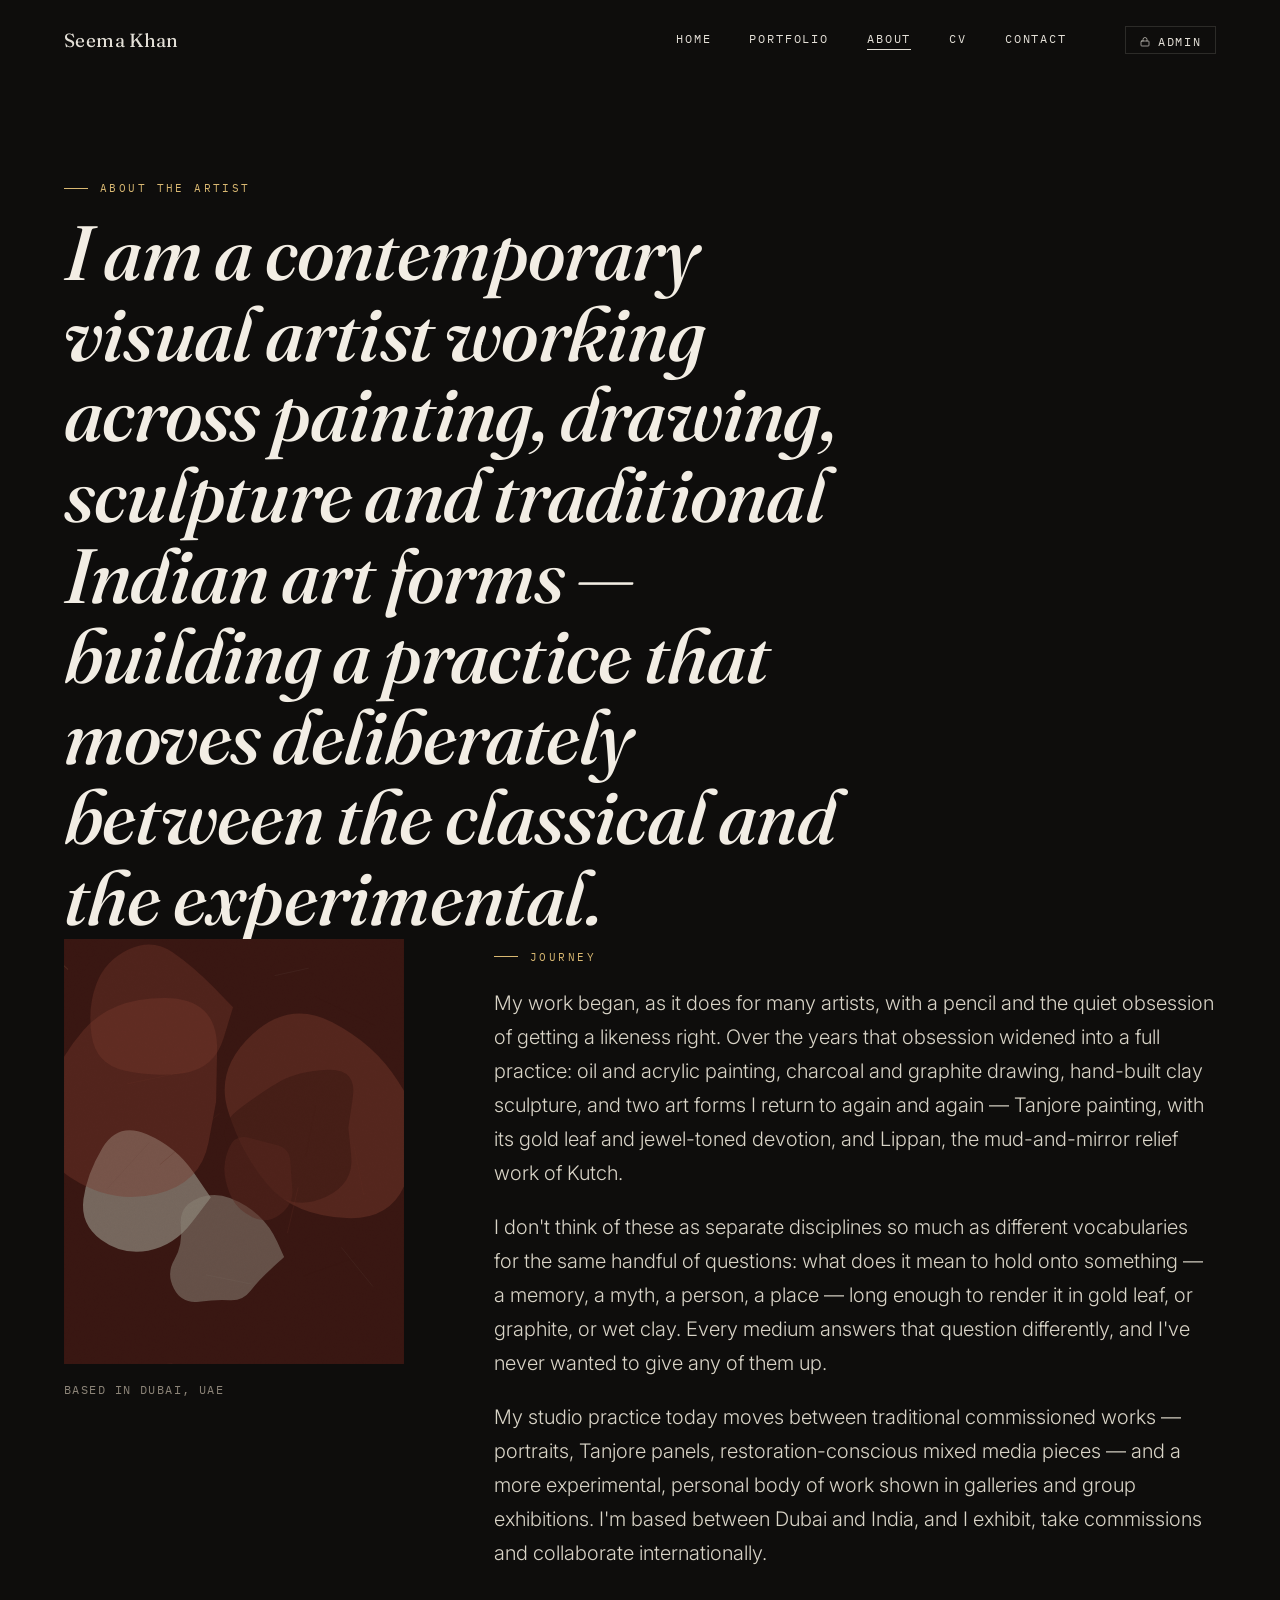
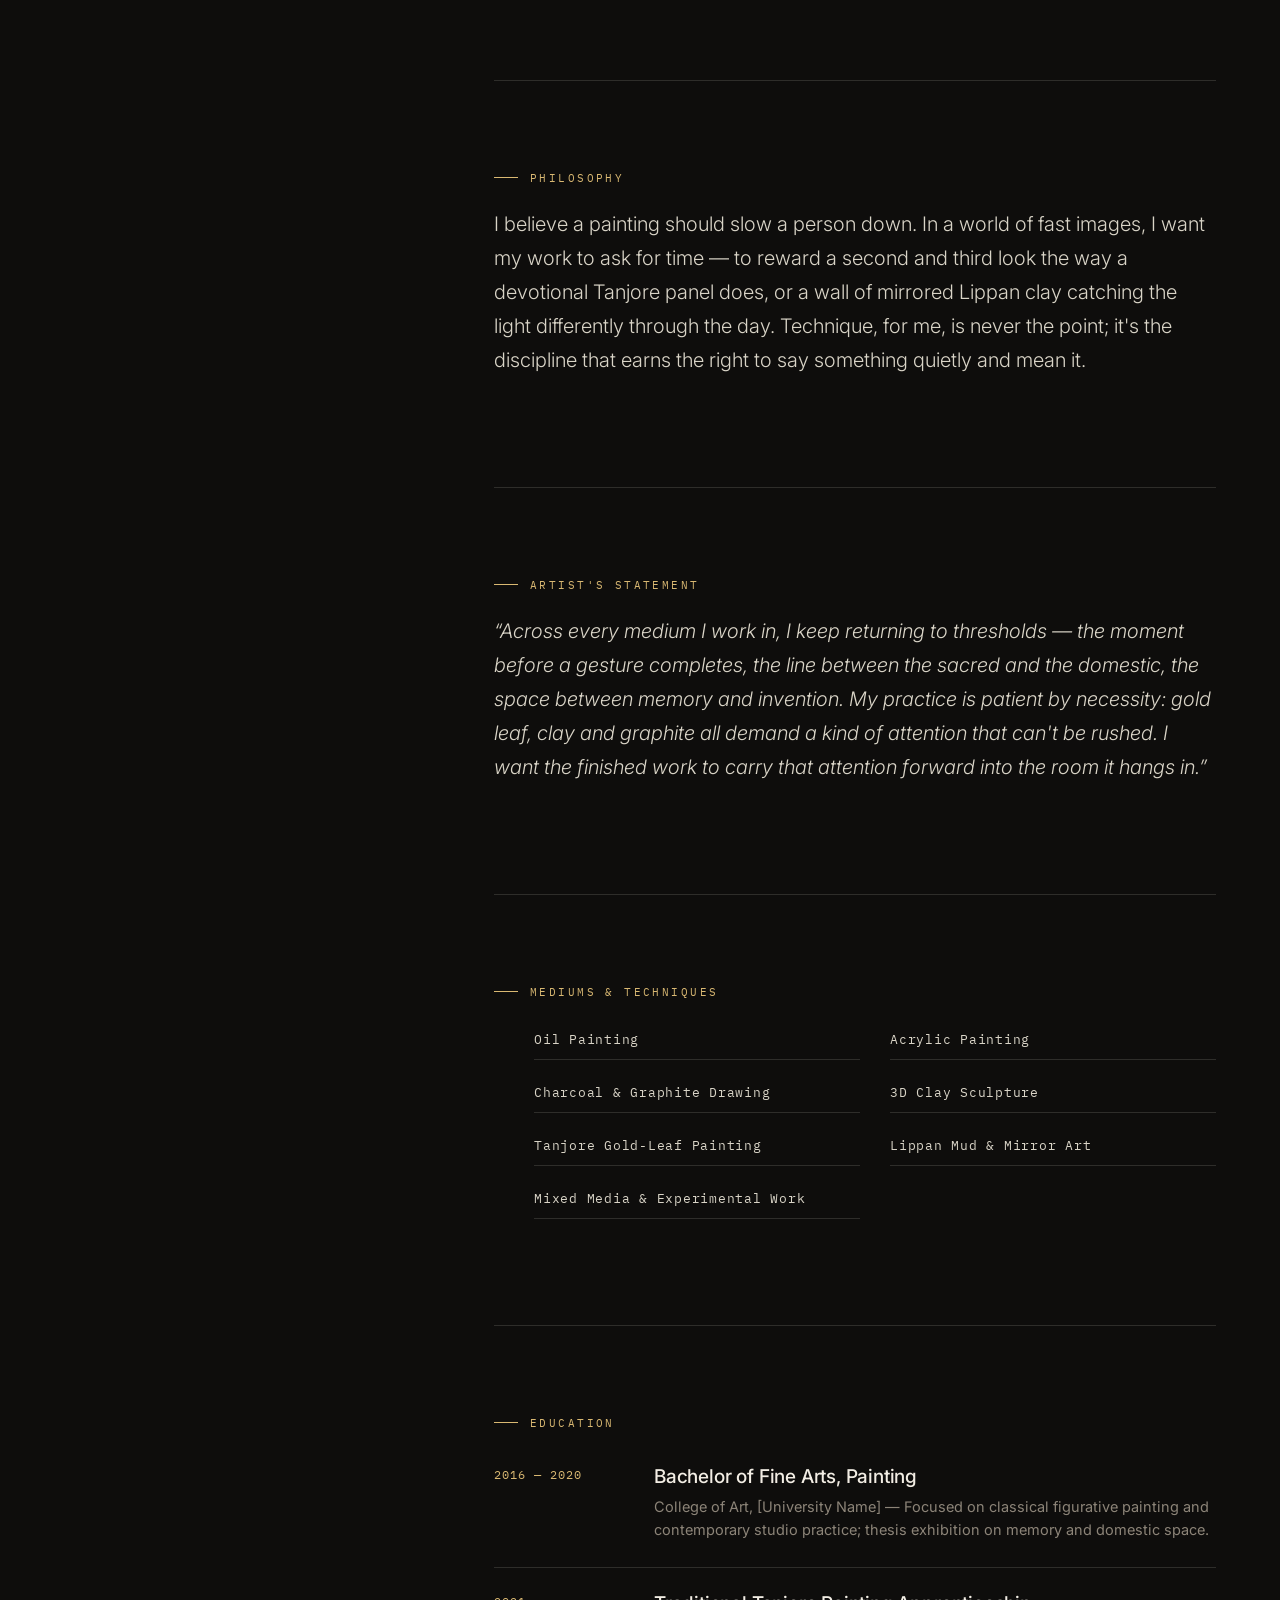
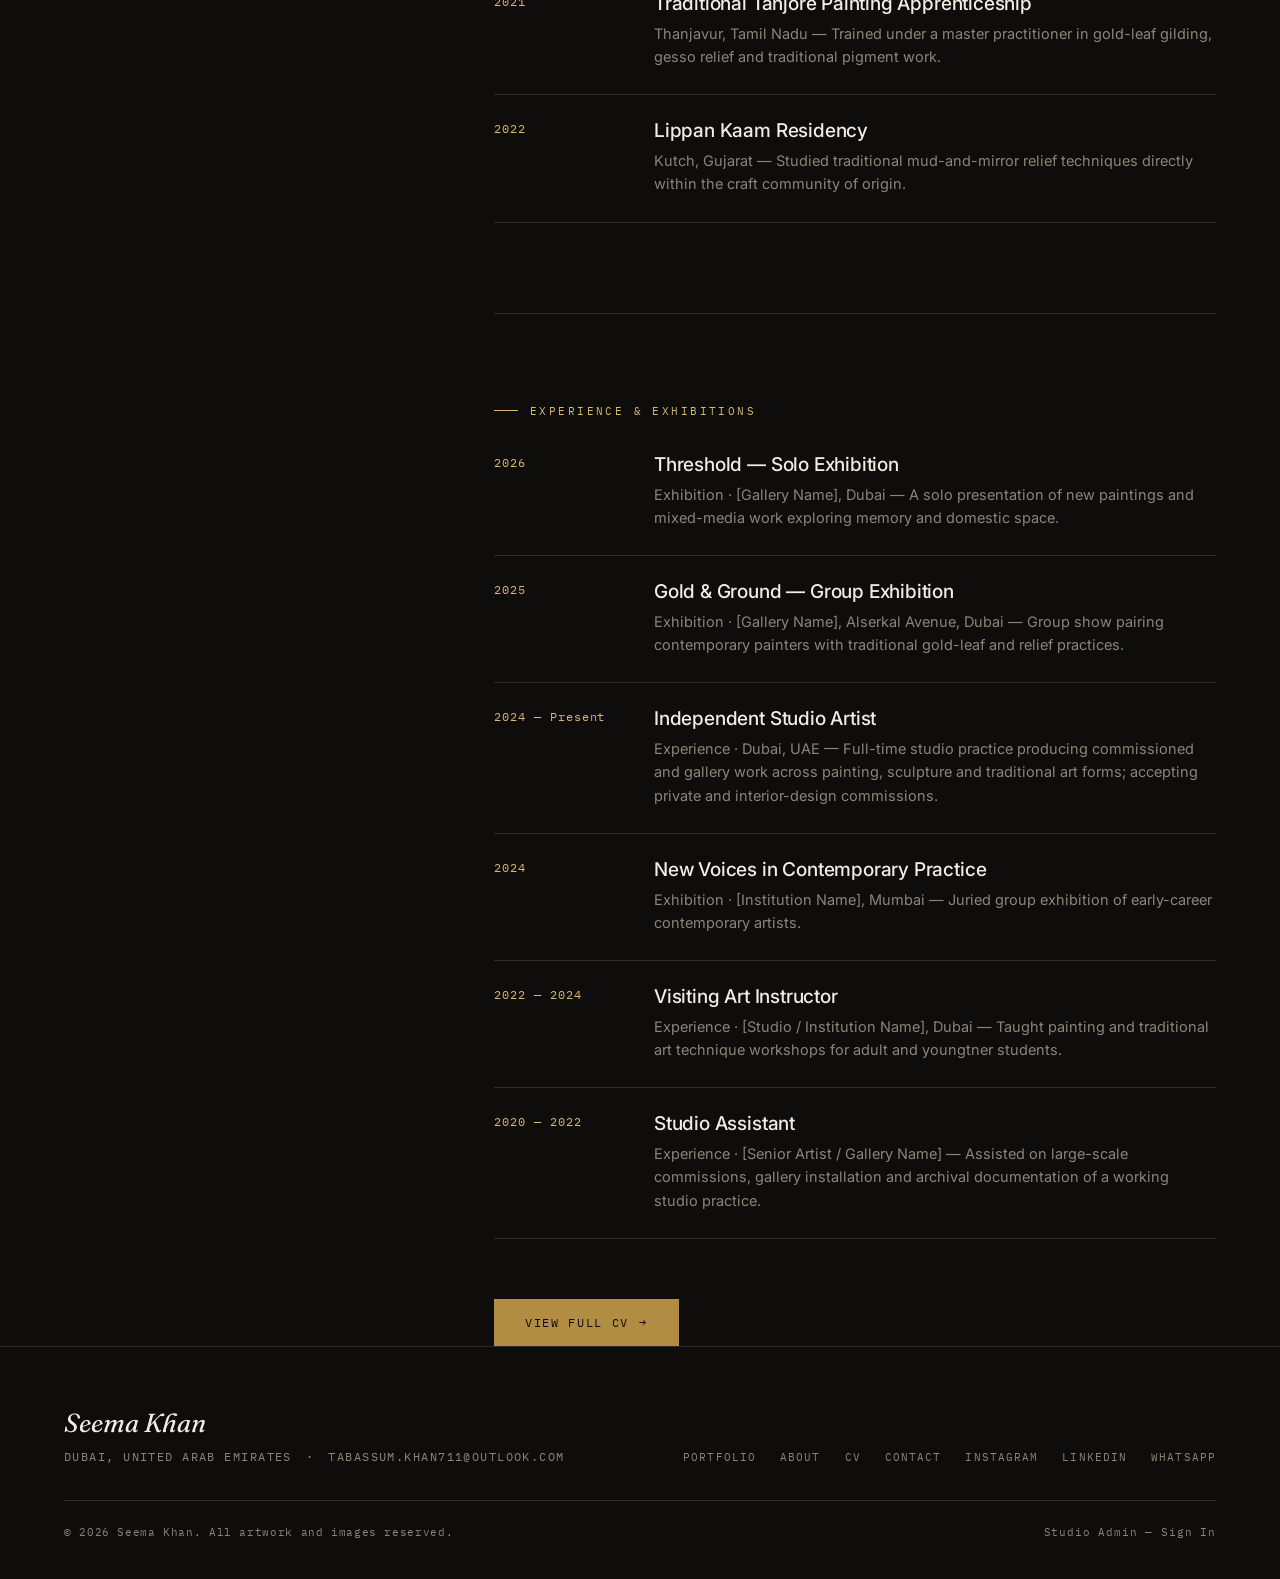
<file: about.html>
<!doctype html>
<html lang="en">
<head>
<meta charset="UTF-8" />
<meta name="viewport" content="width=device-width, initial-scale=1" />
<title>About — Your Name</title>
<meta name="description" content="The artistic journey, philosophy and practice behind the work." />
<link rel="icon" href="data:,">
<link rel="stylesheet" href="assets/css/style.css" />
</head>
<body data-page="about">
<div id="veil" class="veil"></div>
<a class="skip-link" href="#main">Skip to content</a>
<div id="site-nav"></div>

<main id="main">
  <section class="about-hero container">
    <p class="eyebrow reveal">About the Artist</p>
    <h1 class="serif-lg reveal" style="font-style:italic; margin-top:18px; max-width:16ch;" id="aboutIntro"></h1>
  </section>

  <section class="container about-grid">
    <div class="about-sticky reveal">
      <img id="portraitImg" src="assets/images/artworks/clay-vessel-of-memory.svg" alt="Portrait of the artist in the studio" style="aspect-ratio:4/5;object-fit:cover;" />
      <p class="label-line" style="margin-top:18px;"><span>Based in Dubai, UAE</span></p>
    </div>

    <div>
      <div class="about-block reveal">
        <p class="eyebrow">Journey</p>
        <div id="bioParagraphs" style="margin-top:22px;"></div>
      </div>

      <div class="about-block reveal">
        <p class="eyebrow">Philosophy</p>
        <p class="lede" style="margin-top:22px;" id="philosophyText"></p>
      </div>

      <div class="about-block reveal">
        <p class="eyebrow">Artist's Statement</p>
        <p class="lede" style="margin-top:22px; font-style:italic;" id="statementText"></p>
      </div>

      <div class="about-block reveal">
        <p class="eyebrow">Mediums &amp; Techniques</p>
        <ul class="mediums-list" id="mediumsListAbout"></ul>
      </div>

      <div class="about-block reveal">
        <p class="eyebrow">Education</p>
        <div id="educationList" style="margin-top:10px;"></div>
      </div>

      <div class="reveal">
        <p class="eyebrow">Experience &amp; Exhibitions</p>
        <div id="experienceList" style="margin-top:10px;"></div>
      </div>

      <div style="margin-top:60px;" class="reveal">
        <a href="cv.html" class="btn btn-solid btn-arrow">View Full CV</a>
      </div>
    </div>
  </section>
</main>

<div id="site-footer"></div>

<script src="assets/js/config.js"></script>
<script src="assets/js/cloud.js"></script>
<script src="assets/js/media.js"></script>
<script src="assets/js/data.js"></script>
<script src="assets/js/store.js"></script>
<script src="assets/js/main.js"></script>
<script>
document.addEventListener("site:ready", (e) => {
  const site = e.detail.site;
  document.title = `About — ${site.artistName}`;
  document.getElementById("aboutIntro").textContent = site.bio.intro;
  if (site.portraitImage) document.getElementById("portraitImg").src = site.portraitImage;
  document.getElementById("bioParagraphs").innerHTML = site.bio.paragraphs.map(p => `<p class="lede" style="margin-bottom:20px;">${escapeHTML(p)}</p>`).join("");
  document.getElementById("philosophyText").textContent = site.philosophy;
  document.getElementById("statementText").textContent = `“${site.statement}”`;
  document.getElementById("mediumsListAbout").innerHTML = site.mediums.map(m => `<li>${escapeHTML(m)}</li>`).join("");

  document.getElementById("educationList").innerHTML = site.education.map(ed => `
    <div class="timeline-item">
      <div class="t-year">${escapeHTML(ed.year)}</div>
      <div><h4>${escapeHTML(ed.title)}</h4><p>${escapeHTML(ed.place)} — ${escapeHTML(ed.detail)}</p></div>
    </div>`).join("");

  const combined = [...site.experience.map(x => ({...x, kind:"Experience"})), ...site.exhibitions.map(x => ({...x, kind:"Exhibition"}))]
    .sort((a,b) => String(b.year).localeCompare(String(a.year)));
  document.getElementById("experienceList").innerHTML = combined.map(x => `
    <div class="timeline-item">
      <div class="t-year">${escapeHTML(x.year)}</div>
      <div><h4>${escapeHTML(x.title)}</h4><p>${escapeHTML(x.kind)} · ${escapeHTML(x.place)} — ${escapeHTML(x.detail)}</p></div>
    </div>`).join("");

  initReveal();
});
</script>
</body>
</html>
</file>
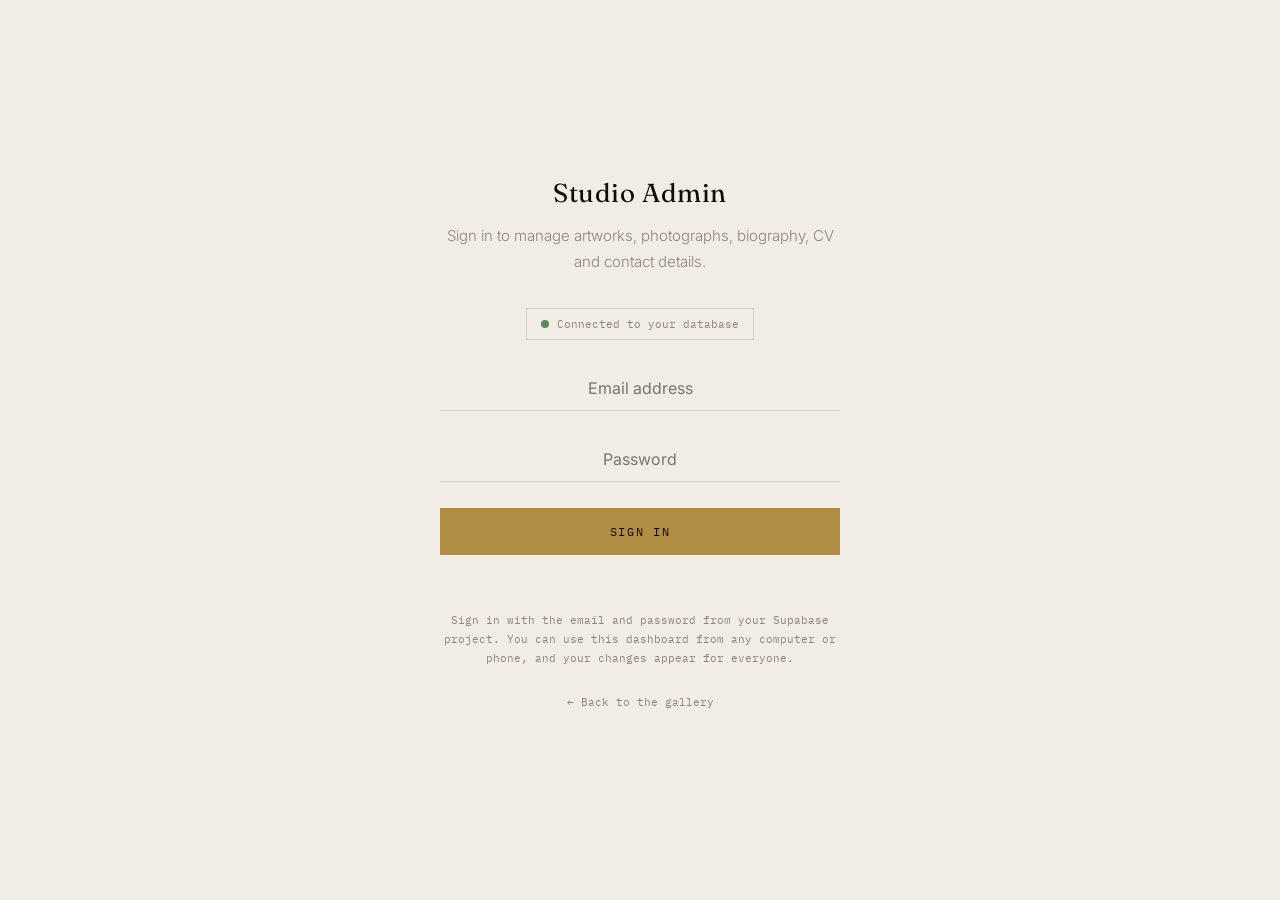
<file: admin.html>
<!doctype html>
<html lang="en">
<head>
<meta charset="UTF-8" />
<meta name="viewport" content="width=device-width, initial-scale=1" />
<title>Studio Admin</title>
<meta name="robots" content="noindex, nofollow" />
<link rel="icon" href="data:,">
<link rel="stylesheet" href="assets/css/style.css" />
</head>
<body class="admin-body">

<!-- ================= LOGIN ================= -->
<div class="admin-login" id="loginScreen">
  <div class="admin-login-card">
    <div class="nav-mark">Studio Admin</div>
    <p class="lede">Sign in to manage artworks, photographs, biography, CV and contact details.</p>

    <div class="mode-chip" id="loginModeChip"><span class="status-dot"></span><span id="loginModeText">Checking connection…</span></div>

    <form id="loginForm">
      <div class="field" id="emailField"><input type="email" id="loginEmail" placeholder="Email address" autocomplete="username" /></div>
      <div class="field"><input type="password" id="loginPw" placeholder="Password" autocomplete="current-password" required /></div>
      <button type="submit" class="btn btn-solid" id="loginBtn" style="width:100%; justify-content:center;">Sign In</button>
      <p class="admin-error" id="loginError"></p>
    </form>

    <p class="admin-hint" id="loginHint"></p>
    <p class="admin-hint"><a href="index.html">← Back to the gallery</a></p>
  </div>
</div>

<!-- ================= DASHBOARD ================= -->
<div class="admin-shell hidden" id="dashboard">
  <aside class="admin-side">
    <div class="nav-mark">Studio Admin</div>
    <div class="admin-side-sub">Content Management</div>
    <button class="admin-tab active" data-tab="artworks">Artworks</button>
    <button class="admin-tab" data-tab="media">Photos &amp; Files</button>
    <button class="admin-tab" data-tab="collections">Collections</button>
    <button class="admin-tab" data-tab="homepage">Homepage</button>
    <button class="admin-tab" data-tab="bio">Biography</button>
    <button class="admin-tab" data-tab="cv">CV</button>
    <button class="admin-tab" data-tab="contact">Contact &amp; Social</button>
    <button class="admin-tab" data-tab="connection">Connection</button>
    <button class="admin-tab" data-tab="settings">Settings</button>
    <div class="admin-side-foot">
      <a href="index.html" target="_blank">Preview Site ↗</a>
      <button id="logoutBtn">Log Out</button>
      <div class="side-user" id="sideUser"></div>
    </div>
  </aside>

  <div class="admin-main">

    <!-- save + publish bar -->
    <div class="save-bar" id="saveBar">
      <div class="save-state" id="saveState"><span class="status-dot"></span><span id="saveStateText">All changes saved</span></div>
      <div class="save-actions">
        <span class="live-chip" id="liveChip" hidden>Unpublished changes</span>
        <a class="btn" href="index.html" target="_blank">Preview ↗</a>
        <button class="btn btn-solid" id="publishBtn">Publish to Website</button>
      </div>
    </div>

    <!-- ---------- ARTWORKS ---------- -->
    <section class="admin-panel active" id="panel-artworks">
      <div class="admin-head">
        <div>
          <p class="eyebrow">Artworks</p>
          <h2>Manage the Collection</h2>
          <p>Add a piece, upload its photographs, tell its story, and set the order visitors see it in. Hidden pieces stay in your archive without appearing on the site.</p>
        </div>
        <button class="btn btn-solid" id="addArtworkBtn">+ Add Artwork</button>
      </div>
      <div class="admin-card" id="artworkListMount"></div>
    </section>

    <!-- ---------- MEDIA ---------- -->
    <section class="admin-panel" id="panel-media">
      <div class="admin-head">
        <div>
          <p class="eyebrow">Photos &amp; Files</p>
          <h2>Your Media Library</h2>
          <p>Drag photographs straight from your desktop. Everything you upload here can be reused anywhere on the site — artworks, the homepage, your portrait — without uploading it twice.</p>
        </div>
      </div>
      <div class="admin-card">
        <div id="mediaUploadMount"></div>
      </div>
      <div class="admin-card">
        <div class="card-head-row">
          <p class="eyebrow">Uploaded files</p>
          <button class="icon-btn" id="refreshMediaBtn">Refresh</button>
        </div>
        <div class="lib-grid" id="mediaGridMount"></div>
      </div>
    </section>

    <!-- ---------- COLLECTIONS ---------- -->
    <section class="admin-panel" id="panel-collections">
      <div class="admin-head">
        <div><p class="eyebrow">Collections</p><h2>Categories</h2><p>These power the filter tabs on your Portfolio page and the category field on each artwork.</p></div>
      </div>
      <div class="admin-card">
        <div id="categoryListMount"></div>
        <div class="btn-row">
          <input type="text" id="newCategoryInput" placeholder="New collection name" class="admin-field" style="border:1px solid var(--line-dark); padding:10px 12px; flex:1; min-width:200px;" />
          <button class="btn btn-solid" id="addCategoryBtn">Add Collection</button>
        </div>
      </div>
    </section>

    <!-- ---------- HOMEPAGE ---------- -->
    <section class="admin-panel" id="panel-homepage">
      <div class="admin-head">
        <div><p class="eyebrow">Homepage</p><h2>Hero &amp; Featured Works</h2><p>The first thing anyone sees. Choose the image that opens the site and up to four pieces for the selected-works strip.</p></div>
      </div>

      <div class="admin-card">
        <p class="eyebrow" style="margin-bottom:14px;">Hero Image</p>
        <div id="heroUploadMount"></div>
      </div>

      <div class="admin-card">
        <div class="admin-field"><label>Hero Tagline</label><input type="text" id="heroTaglineInput" /></div>
        <div class="admin-field" style="margin-top:18px;"><label>Hero Image Caption</label><input type="text" id="heroCreditInput" /></div>
      </div>

      <div class="admin-card">
        <p class="eyebrow" style="margin-bottom:16px;">Select Featured Artworks (max 4)</p>
        <div id="featuredPickerMount"></div>
      </div>
      <div class="btn-row"><button class="btn btn-solid" id="saveHomepageBtn">Save Homepage Settings</button></div>
    </section>

    <!-- ---------- BIOGRAPHY ---------- -->
    <section class="admin-panel" id="panel-bio">
      <div class="admin-head"><div><p class="eyebrow">Biography</p><h2>About the Artist</h2><p>This content and portrait power the About page and the introduction on your homepage.</p></div></div>

      <div class="admin-card">
        <p class="eyebrow" style="margin-bottom:14px;">Artist Portrait</p>
        <p class="field-note">A studio portrait or a photograph of you working. Portrait orientation (taller than wide) sits best in the layout.</p>
        <div id="portraitUploadMount"></div>
      </div>

      <div class="admin-card">
        <div class="admin-field full" style="margin-bottom:18px;"><label>Short Introduction</label><textarea id="bioIntro"></textarea></div>
        <div class="admin-field full" style="margin-bottom:18px;"><label>Journey — Paragraph 1</label><textarea id="bioP1"></textarea></div>
        <div class="admin-field full" style="margin-bottom:18px;"><label>Journey — Paragraph 2</label><textarea id="bioP2"></textarea></div>
        <div class="admin-field full" style="margin-bottom:18px;"><label>Journey — Paragraph 3</label><textarea id="bioP3"></textarea></div>
        <div class="admin-field full" style="margin-bottom:18px;"><label>Artistic Philosophy</label><textarea id="bioPhilosophy"></textarea></div>
        <div class="admin-field full"><label>Artist's Statement</label><textarea id="bioStatement"></textarea></div>
      </div>
      <div class="btn-row"><button class="btn btn-solid" id="saveBioBtn">Save Biography</button></div>
    </section>

    <!-- ---------- CV ---------- -->
    <section class="admin-panel" id="panel-cv">
      <div class="admin-head"><div><p class="eyebrow">CV</p><h2>Curriculum Vitae</h2><p>Structured entries shown on the CV page. Fill these in and the site generates a clean PDF automatically — or upload your own document to use instead.</p></div></div>

      <div class="admin-card">
        <div class="admin-form-grid">
          <div class="admin-field"><label>Professional Title</label><input id="cvTitleInput" /></div>
          <div class="admin-field full"><label>Profile Summary</label><textarea id="cvProfileInput"></textarea></div>
        </div>
      </div>

      <div class="admin-card">
        <p class="eyebrow" style="margin-bottom:14px;">Upload Your Own CV (optional)</p>
        <p class="field-note">Leave this empty and the Download CV button prints a beautifully typeset version of the page below. Upload a PDF and that file becomes the download instead.</p>
        <div id="cvFileMount"></div>
      </div>

      <div id="cvRepeatables"></div>
    </section>

    <!-- ---------- CONTACT ---------- -->
    <section class="admin-panel" id="panel-contact">
      <div class="admin-head"><div><p class="eyebrow">Contact</p><h2>Contact Details &amp; Social Links</h2><p>Shown on the Contact page and in the site footer. Leave any social link empty to hide it.</p></div></div>
      <div class="admin-card admin-form-grid">
        <div class="admin-field"><label>Artist Name</label><input id="contactArtistName" /></div>
        <div class="admin-field"><label>Email</label><input id="contactEmail" /></div>
        <div class="admin-field"><label>Phone</label><input id="contactPhone" /></div>
        <div class="admin-field"><label>Location</label><input id="contactLocation" /></div>
        <div class="admin-field"><label>Instagram URL</label><input id="contactInstagram" /></div>
        <div class="admin-field"><label>LinkedIn URL</label><input id="contactLinkedin" /></div>
        <div class="admin-field"><label>Facebook URL</label><input id="contactFacebook" /></div>
        <div class="admin-field"><label>Pinterest URL</label><input id="contactPinterest" /></div>
        <div class="admin-field"><label>WhatsApp Link</label><input id="contactWhatsapp" /></div>
        <div class="admin-field full"><label>Form Endpoint (optional — e.g. a Formspree URL)</label><input id="contactFormEndpoint" /></div>
      </div>
      <div class="btn-row"><button class="btn btn-solid" id="saveContactBtn">Save Contact Details</button></div>
    </section>

    <!-- ---------- CONNECTION ---------- -->
    <section class="admin-panel" id="panel-connection">
      <div class="admin-head"><div><p class="eyebrow">Connection</p><h2>Where Your Website Lives</h2><p>A plain-English check of whether your site is saving to a shared database that works from any device — or only to this browser.</p></div></div>

      <div class="admin-card" id="connectionCard">
        <div class="conn-status" id="connStatus"><span class="status-dot"></span><span>Checking…</span></div>
        <ul class="conn-list" id="connChecks"></ul>
        <div class="btn-row"><button class="btn" id="recheckBtn">Check again</button></div>
      </div>

      <div class="admin-card" id="setupGuideCard">
        <p class="eyebrow" style="margin-bottom:14px;">Connecting a database — about ten minutes, once</p>
        <ol class="setup-steps">
          <li><strong>Create a free account</strong> at supabase.com and click <em>New project</em>. Any name and region is fine; pick a database password and keep it somewhere safe.</li>
          <li><strong>Set up the storage.</strong> In your new project, open <em>SQL Editor</em>, click <em>New query</em>, paste the script below, and press Run. It creates the content table and the photo bucket in one go.</li>
          <li><strong>Create your login.</strong> Go to <em>Authentication → Users → Add user</em>, enter the email and password you want to sign in with here, and tick <em>Auto Confirm User</em>.</li>
          <li><strong>Connect the site.</strong> Open <em>Project Settings → API</em>, copy the <em>Project URL</em> and the <em>anon public</em> key, and paste them into <code>assets/js/config.js</code> where it says <code>SUPABASE_URL</code> and <code>SUPABASE_ANON_KEY</code>. Save and upload the file to your host.</li>
          <li><strong>Come back here and sign in</strong> with the email and password from step 3. Everything you upload now lives in the cloud, shared with every visitor and editable from any device.</li>
        </ol>
        <div class="btn-row">
          <button class="btn btn-solid" id="copySqlBtn">Copy the setup script</button>
          <button class="btn" id="downloadSqlBtn">Download it as a file</button>
        </div>
        <pre class="sql-box" id="sqlBox"></pre>
      </div>
    </section>

    <!-- ---------- SETTINGS ---------- -->
    <section class="admin-panel" id="panel-settings">
      <div class="admin-head"><div><p class="eyebrow">Settings</p><h2>Backups &amp; Password</h2></div></div>

      <div class="admin-card">
        <p class="eyebrow" style="margin-bottom:14px;">Publishing</p>
        <p class="field-note">Your edits save automatically as a private draft. Nothing reaches the public site until you press <strong>Publish to Website</strong> at the top of the screen. If you change your mind before publishing, you can roll the draft back to whatever is currently live.</p>
        <div class="btn-row">
          <button class="btn" id="discardDraftBtn">Discard Draft &amp; Restore Live Version</button>
        </div>
      </div>

      <div class="admin-card">
        <p class="eyebrow" style="margin-bottom:14px;">Backups</p>
        <p class="field-note">A backup is a single file containing every artwork, story and detail on your site. Download one before any big change — it's the fastest way to undo a mistake.</p>
        <div class="btn-row">
          <button class="btn btn-solid" id="backupBtn">Download Backup</button>
          <button class="btn" id="restoreBtn">Restore From Backup</button>
          <input type="file" id="restoreInput" accept=".json,application/json" hidden />
          <button class="btn" id="exportBtn">Export data.js (advanced)</button>
        </div>
        <p class="admin-error" id="backupMsg"></p>
      </div>

      <div class="admin-card" id="localPwCard">
        <p class="eyebrow" style="margin-bottom:14px;">Browser Password</p>
        <p class="field-note">Used only while the site is in browser-only mode. Once a database is connected, you sign in with your real email account instead and this is ignored.</p>
        <div class="admin-form-grid">
          <div class="admin-field"><label>New Password</label><input type="password" id="newPw" /></div>
          <div class="admin-field"><label>Confirm New Password</label><input type="password" id="confirmPw" /></div>
        </div>
        <div class="btn-row"><button class="btn btn-dark" id="changePwBtn">Update Password</button></div>
        <p class="admin-error" id="pwChangeMsg"></p>
      </div>
    </section>
  </div>
</div>

<!-- ================= ARTWORK EDITOR MODAL ================= -->
<div class="editor-modal" id="artworkModal">
  <div class="editor-card">
    <div class="editor-card-head">
      <h3 id="modalTitle">Add Artwork</h3>
      <button class="icon-btn" id="closeModalBtn">Close ✕</button>
    </div>

    <div class="editor-section">
      <p class="eyebrow" style="margin-bottom:10px;">Photographs</p>
      <p class="field-note">Drag your photos in, or click to browse. The first image is the one visitors see in the gallery — drag the thumbnails to reorder them, or press ★ to promote one. Large files are resized automatically.</p>
      <div id="artworkImagesMount"></div>
    </div>

    <div class="admin-form-grid">
      <div class="admin-field full"><label>Title</label><input id="fldTitle" /></div>
      <div class="admin-field"><label>Year</label><input id="fldYear" type="number" /></div>
      <div class="admin-field"><label>Category</label><select id="fldCategory"></select></div>
      <div class="admin-field"><label>Medium</label><input id="fldMedium" placeholder="Oil on canvas" /></div>
      <div class="admin-field"><label>Dimensions</label><input id="fldDimensions" placeholder="120 × 150 cm" /></div>
      <div class="admin-field"><label>Availability</label>
        <select id="fldStatus">
          <option value="available">Available</option>
          <option value="sold">Sold</option>
          <option value="not-for-sale">Not For Sale</option>
        </select>
      </div>
      <div class="admin-field"><label>Visibility</label>
        <select id="fldPublished">
          <option value="yes">Visible on the site</option>
          <option value="no">Hidden (archive only)</option>
        </select>
      </div>
      <div class="admin-field full check-field">
        <label><input type="checkbox" id="fldFeatured" />Feature this piece on the homepage</label>
      </div>
      <div class="admin-field full"><label>The Story</label><textarea id="fldDescription" placeholder="What is this piece about? Write the way you'd talk about it in the studio."></textarea></div>
      <div class="admin-field full"><label>Inspiration</label><textarea id="fldInspiration"></textarea></div>
      <div class="admin-field full"><label>Artist's Interpretation</label><textarea id="fldInterpretation"></textarea></div>
    </div>

    <div class="btn-row">
      <button class="btn btn-solid" id="saveArtworkBtn">Save Artwork</button>
      <button class="btn" id="cancelArtworkBtn">Cancel</button>
    </div>
  </div>
</div>

<div class="toast" id="toast"></div>

<script src="assets/js/config.js"></script>
<script src="assets/js/cloud.js"></script>
<script src="assets/js/media.js"></script>
<script src="assets/js/data.js"></script>
<script src="assets/js/store.js"></script>
<script src="assets/js/uploader.js"></script>
<script src="assets/js/admin.js"></script>
</body>
</html>
</file>
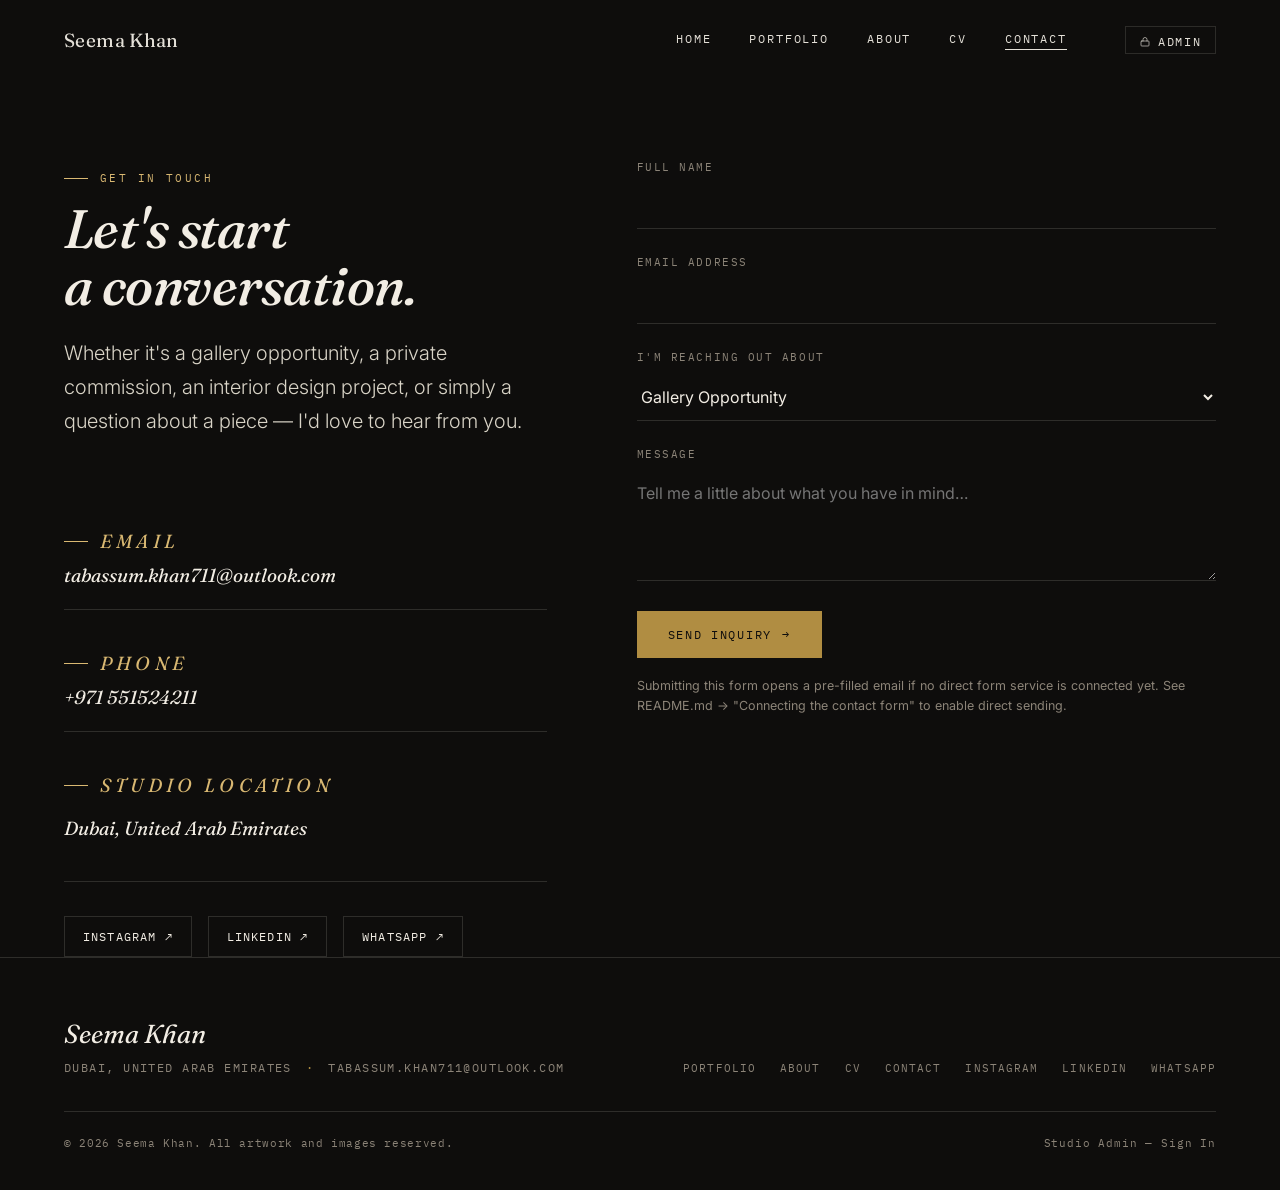
<file: contact.html>
<!doctype html>
<html lang="en">
<head>
<meta charset="UTF-8" />
<meta name="viewport" content="width=device-width, initial-scale=1" />
<title>Contact — Your Name</title>
<meta name="description" content="Get in touch for gallery opportunities, commissions, purchases, collaborations or employment inquiries." />
<link rel="icon" href="data:,">
<link rel="stylesheet" href="assets/css/style.css" />
</head>
<body data-page="contact">
<div id="veil" class="veil"></div>
<a class="skip-link" href="#main">Skip to content</a>
<div id="site-nav"></div>

<main id="main">
  <div class="container contact-grid">
    <div>
      <p class="eyebrow reveal">Get in Touch</p>
      <h1 class="reveal" style="font-style:italic; font-size:clamp(34px,4.5vw,54px); margin-top:16px;">Let's start<br/>a conversation.</h1>
      <p class="lede reveal" style="margin-top:22px;">Whether it's a gallery opportunity, a private commission, an interior design project, or simply a question about a piece — I'd love to hear from you.</p>

      <div style="margin-top:50px;" class="reveal">
        <div class="contact-item">
          <p class="eyebrow">Email</p>
          <a id="cEmail" href="#"></a>
        </div>
        <div class="contact-item">
          <p class="eyebrow">Phone</p>
          <a id="cPhone" href="#"></a>
        </div>
        <div class="contact-item">
          <p class="eyebrow">Studio Location</p>
          <p id="cLocation"></p>
        </div>
      </div>

      <div class="social-row reveal" id="socialRow"></div>
    </div>

    <div class="reveal">
      <form id="inquiryForm">
        <div class="field">
          <label for="fName">Full Name</label>
          <input type="text" id="fName" name="name" required />
        </div>
        <div class="field">
          <label for="fEmail">Email Address</label>
          <input type="email" id="fEmail" name="email" required />
        </div>
        <div class="field">
          <label for="fReason">I'm reaching out about</label>
          <select id="fReason" name="reason">
            <option>Gallery Opportunity</option>
            <option>Art Commission</option>
            <option>Purchasing an Artwork</option>
            <option>Collaboration</option>
            <option>Employment Opportunity</option>
            <option>General Inquiry</option>
          </select>
        </div>
        <div class="field">
          <label for="fMessage">Message</label>
          <textarea id="fMessage" name="message" required placeholder="Tell me a little about what you have in mind…"></textarea>
        </div>
        <button type="submit" class="btn btn-solid btn-arrow">Send Inquiry</button>
        <p class="form-note">Submitting this form opens a pre-filled email if no direct form service is connected yet. See README.md → "Connecting the contact form" to enable direct sending.</p>
        <p class="form-success" id="formSuccess"></p>
      </form>
    </div>
  </div>
</main>

<div id="site-footer"></div>

<script src="assets/js/config.js"></script>
<script src="assets/js/cloud.js"></script>
<script src="assets/js/media.js"></script>
<script src="assets/js/data.js"></script>
<script src="assets/js/store.js"></script>
<script src="assets/js/main.js"></script>
<script src="assets/js/contact.js"></script>
<script>
document.addEventListener("site:ready", (e) => {
  document.title = `Contact — ${e.detail.site.artistName}`;
});
</script>
</body>
</html>
</file>
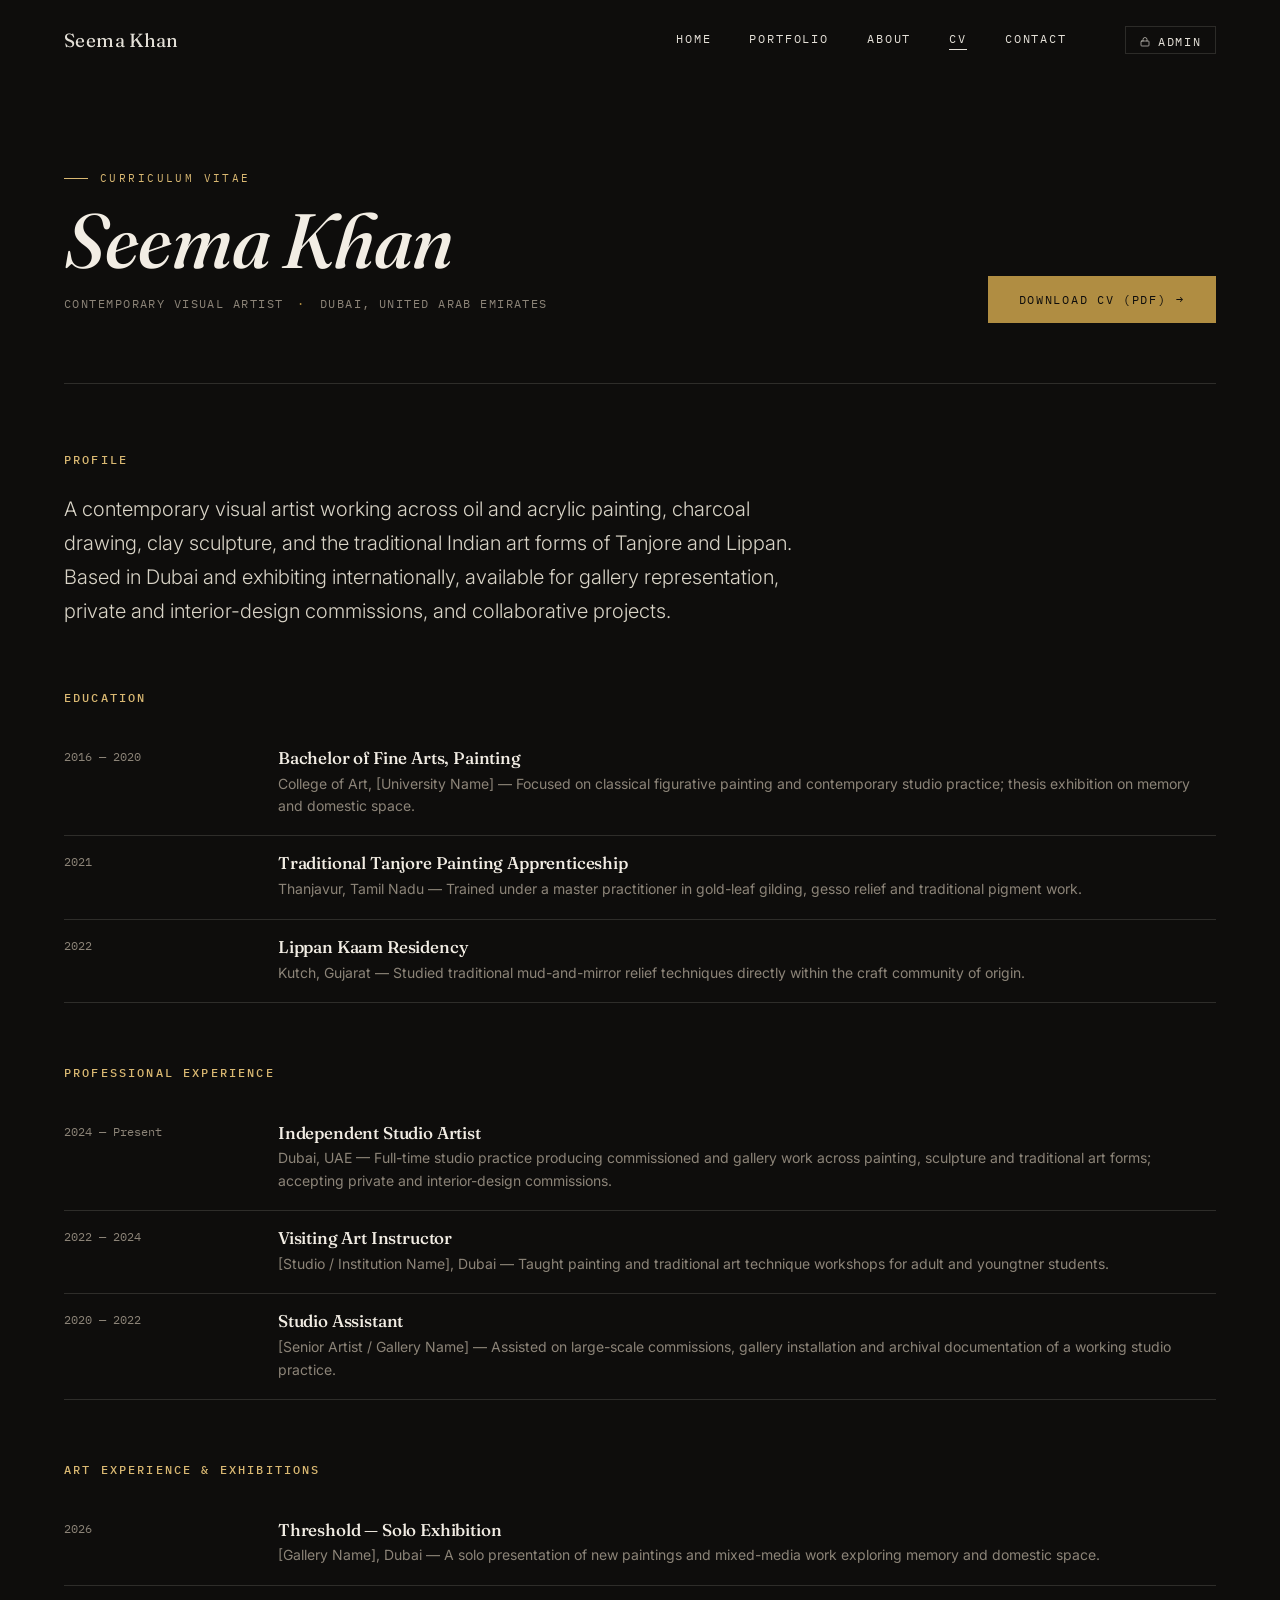
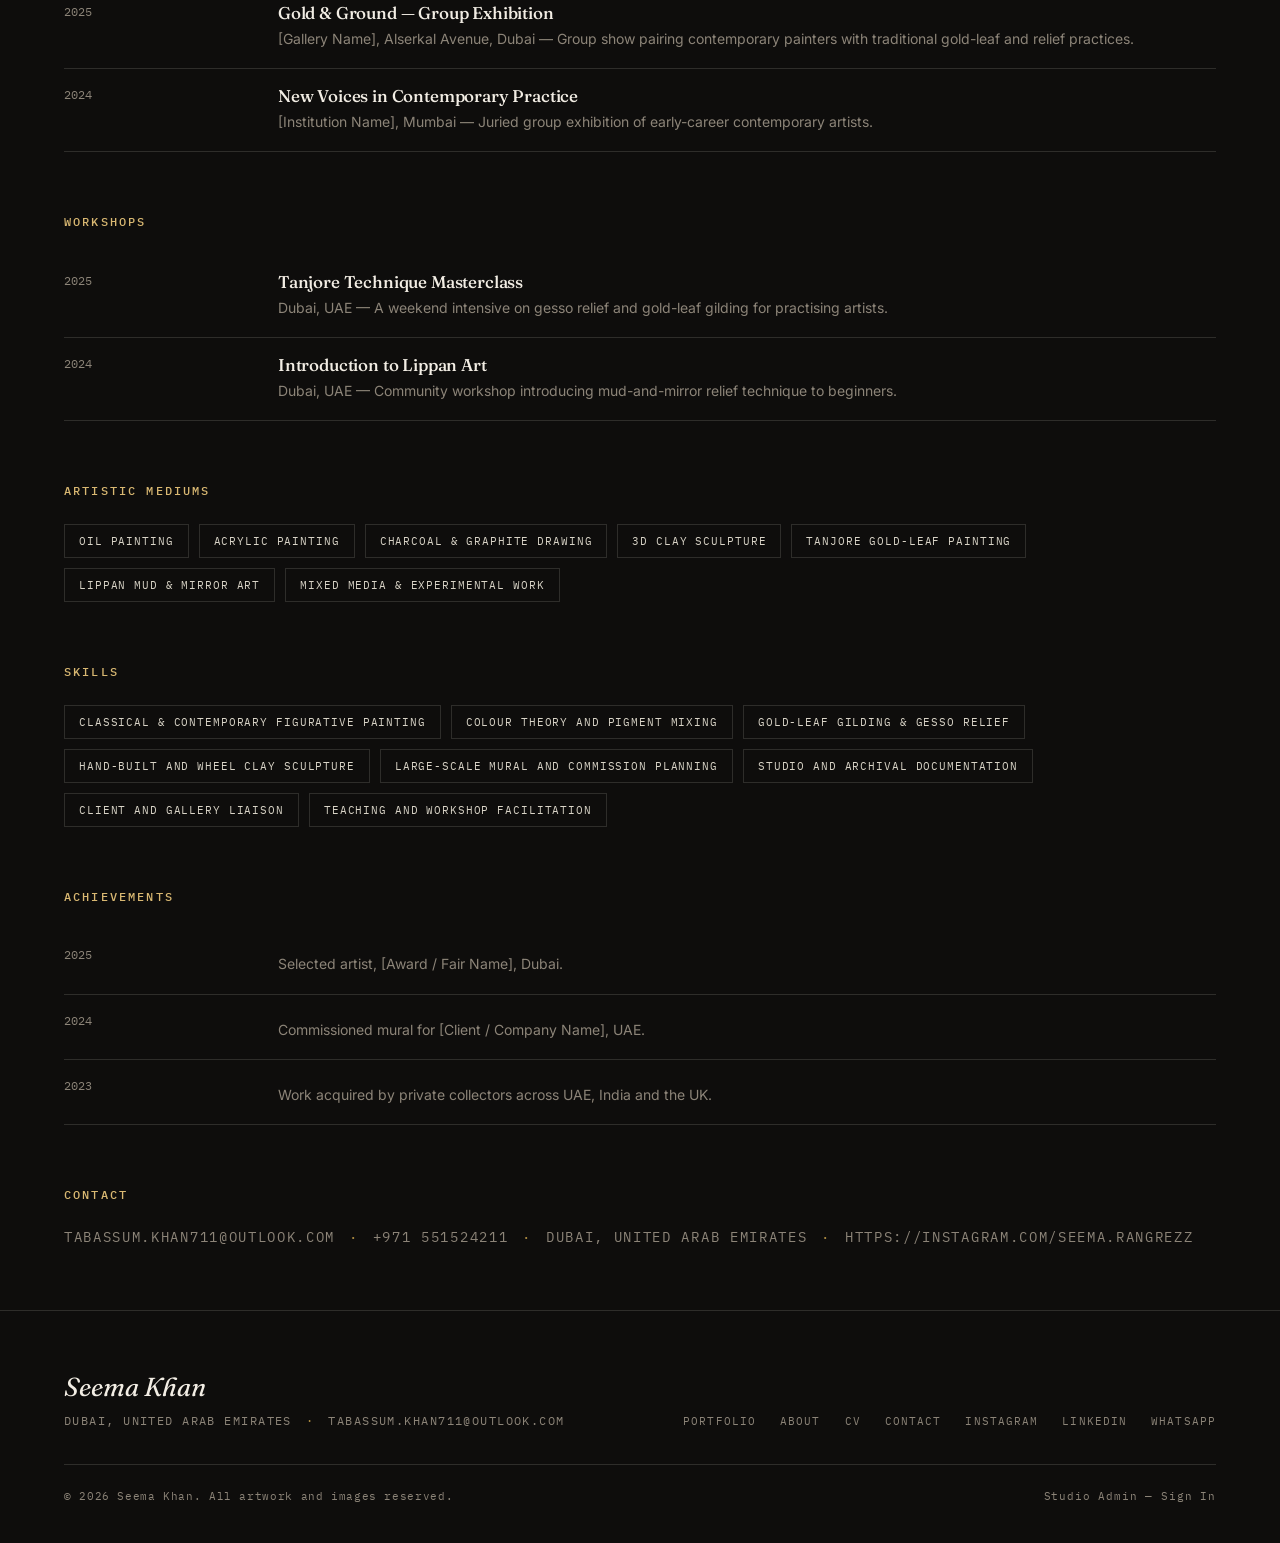
<file: cv.html>
<!doctype html>
<html lang="en">
<head>
<meta charset="UTF-8" />
<meta name="viewport" content="width=device-width, initial-scale=1" />
<title>CV — Your Name</title>
<meta name="description" content="Professional curriculum vitae: education, exhibitions, experience and skills." />
<link rel="icon" href="data:,">
<link rel="stylesheet" href="assets/css/style.css" />
<link rel="stylesheet" href="assets/css/print.css" />
</head>
<body data-page="cv">
<div id="veil" class="veil"></div>
<a class="skip-link" href="#main">Skip to content</a>
<div id="site-nav"></div>

<main id="main">
  <div class="container cv-wrap">
    <div class="cv-head reveal">
      <div>
        <p class="eyebrow">Curriculum Vitae</p>
        <h1 class="serif-lg" style="font-style:italic; margin-top:16px;" id="cvName"></h1>
        <p class="label-line" style="margin-top:14px;" id="cvTitle"></p>
      </div>
      <div class="cv-download-bar">
        <button class="btn btn-solid btn-arrow" id="downloadCvBtn">Download CV (PDF)</button>
      </div>
    </div>

    <div class="cv-section reveal">
      <h3>Profile</h3>
      <p class="lede" id="cvProfile"></p>
    </div>

    <div class="cv-section reveal">
      <h3>Education</h3>
      <div id="cvEducation"></div>
    </div>

    <div class="cv-section reveal">
      <h3>Professional Experience</h3>
      <div id="cvExperience"></div>
    </div>

    <div class="cv-section reveal">
      <h3>Art Experience &amp; Exhibitions</h3>
      <div id="cvExhibitions"></div>
    </div>

    <div class="cv-section reveal">
      <h3>Workshops</h3>
      <div id="cvWorkshops"></div>
    </div>

    <div class="cv-section reveal">
      <h3>Artistic Mediums</h3>
      <div class="tags" id="cvMediums"></div>
    </div>

    <div class="cv-section reveal">
      <h3>Skills</h3>
      <div class="tags" id="cvSkills"></div>
    </div>

    <div class="cv-section reveal">
      <h3>Achievements</h3>
      <div id="cvAchievements"></div>
    </div>

    <div class="cv-section reveal">
      <h3>Contact</h3>
      <div class="label-line" id="cvContact" style="font-size:14px;"></div>
    </div>
  </div>
</main>

<div id="site-footer"></div>

<script src="assets/js/config.js"></script>
<script src="assets/js/cloud.js"></script>
<script src="assets/js/media.js"></script>
<script src="assets/js/data.js"></script>
<script src="assets/js/store.js"></script>
<script src="assets/js/main.js"></script>
<script>
document.addEventListener("site:ready", (e) => {
  const site = e.detail.site;
  document.title = `CV — ${site.artistName}`;
  document.getElementById("cvName").textContent = site.artistName;
  document.getElementById("cvTitle").innerHTML = `<span>${escapeHTML(site.cv.title)}</span><span>${escapeHTML(site.contact.location)}</span>`;
  document.getElementById("cvProfile").textContent = site.cv.profile;

  const rows = (list, sub) => list.map(x => `
    <div class="cv-row">
      <div class="cv-when">${escapeHTML(x.year)}</div>
      <div><h4>${escapeHTML(x.title)}</h4><p>${escapeHTML(x.place || "")}${x.place ? " — " : ""}${escapeHTML(x.detail || "")}</p></div>
    </div>`).join("");

  document.getElementById("cvEducation").innerHTML = rows(site.education);
  document.getElementById("cvExperience").innerHTML = rows(site.experience);
  document.getElementById("cvExhibitions").innerHTML = rows(site.exhibitions);
  document.getElementById("cvWorkshops").innerHTML = rows(site.workshops);
  document.getElementById("cvMediums").innerHTML = site.mediums.map(m => `<span>${escapeHTML(m)}</span>`).join("");
  document.getElementById("cvSkills").innerHTML = site.skills.map(s => `<span>${escapeHTML(s)}</span>`).join("");
  document.getElementById("cvAchievements").innerHTML = site.achievements.map(a => `
    <div class="cv-row"><div class="cv-when">${escapeHTML(a.year)}</div><div><p>${escapeHTML(a.detail)}</p></div></div>`).join("");
  document.getElementById("cvContact").innerHTML = `
    <span>${escapeHTML(site.contact.email)}</span><span>${escapeHTML(site.contact.phone)}</span>
    <span>${escapeHTML(site.contact.location)}</span><span>${escapeHTML(site.contact.instagram)}</span>`;

  /* If a PDF has been uploaded in the admin, that file is the download.
     Otherwise the browser prints this page to PDF using print.css — either
     way the visitor gets a clean, professional document. */
  const dl = document.getElementById("downloadCvBtn");
  if (site.cvFile) {
    dl.textContent = "Download CV (PDF)";
    dl.addEventListener("click", () => window.open(site.cvFile, "_blank", "noopener"));
  } else {
    dl.addEventListener("click", () => window.print());
  }
  initReveal();
});
</script>
</body>
</html>
</file>
<file: assets/css/style.css>
/* ===========================================================
   ARTIST GALLERY — DESIGN SYSTEM
   Palette drawn from the artist's own materials:
   ink (charcoal), plaster (gallery wall), antique gilt gold
   (Tanjore leaf), oxide clay (Lippan mud + Tanjore ground).
   =========================================================== */

@import url('https://fonts.googleapis.com/css2?family=Fraunces:ital,opsz,wght@0,9..144,300;0,9..144,400;0,9..144,500;0,9..144,600;1,9..144,400;1,9..144,500&family=Inter:wght@300;400;500;600&family=IBM+Plex+Mono:wght@400;500&display=swap');

:root{
  --ink: #0E0D0C;
  --ink-soft: #171513;
  --plaster: #F2EDE4;
  --plaster-dim: #E7E0D2;
  --gold: #B08D42;
  --gold-bright: #D9B872;
  --clay: #7A3B2E;
  --clay-bright: #9A4F3E;
  --stone: #8C8478;
  --mirror: #D9D4C7;
  --line: rgba(242,237,228,0.14);
  --line-dark: rgba(14,13,12,0.12);

  --display: 'Fraunces', ui-serif, Georgia, serif;
  --body: 'Inter', -apple-system, BlinkMacSystemFont, sans-serif;
  --mono: 'IBM Plex Mono', ui-monospace, SFMono-Regular, monospace;

  --container: 1360px;
  --gutter: clamp(20px, 5vw, 72px);
  --ease: cubic-bezier(.16,.84,.32,1);
  --ease-soft: cubic-bezier(.4,0,.2,1);
}

*{ box-sizing: border-box; }
html{ scroll-behavior: smooth; }
@media (prefers-reduced-motion: reduce){
  html{ scroll-behavior: auto; }
  *{ animation-duration: 0.001ms !important; animation-iteration-count: 1 !important; transition-duration: 0.001ms !important; scroll-behavior: auto !important; }
}

body{
  margin:0;
  background: var(--ink);
  color: var(--plaster);
  font-family: var(--body);
  font-weight: 400;
  -webkit-font-smoothing: antialiased;
  overflow-x: hidden;
}

body.light{ background: var(--plaster); color: var(--ink); }

img{ max-width:100%; display:block; }
a{ color: inherit; text-decoration:none; }
button{ font-family: inherit; }

::selection{ background: var(--gold); color: var(--ink); }

.container{ max-width: var(--container); margin: 0 auto; padding: 0 var(--gutter); }

/* ---------- Typography ---------- */
h1,h2,h3,h4{ font-family: var(--display); font-weight: 500; margin: 0; letter-spacing: -0.01em; line-height: 1.05; }
.eyebrow{
  font-family: var(--mono); font-size: 11px; letter-spacing: 0.22em; text-transform: uppercase;
  color: var(--gold-bright); display:flex; align-items:center; gap: 12px;
}
.eyebrow::before{ content:""; width: 24px; height:1px; background: var(--gold-bright); display:inline-block; }

.label-line{
  font-family: var(--mono); font-size: 12px; letter-spacing: 0.12em; text-transform: uppercase;
  color: var(--stone); display:flex; flex-wrap:wrap; gap: 0 14px;
}
.label-line span:not(:last-child)::after{ content:"·"; margin-left:14px; color: var(--gold); }

.serif-lg{ font-size: clamp(40px, 6vw, 84px); }
p.lede{ font-size: clamp(17px,1.6vw,20px); line-height:1.7; color: var(--mirror); max-width: 62ch; font-weight:300; }

/* ---------- Buttons ---------- */
.btn{
  display:inline-flex; align-items:center; gap:10px; padding: 15px 30px;
  font-family: var(--mono); font-size: 12px; letter-spacing:0.14em; text-transform:uppercase;
  border: 1px solid var(--line); background: transparent; color: var(--plaster);
  cursor:pointer; transition: all .45s var(--ease); position:relative; overflow:hidden; white-space:nowrap;
}
.btn:hover{ border-color: var(--gold-bright); color: var(--gold-bright); }
.btn-solid{ background: var(--gold); border-color: var(--gold); color: var(--ink); }
.btn-solid:hover{ background: var(--gold-bright); border-color: var(--gold-bright); color: var(--ink); }
.btn-arrow::after{ content:"→"; transition: transform .35s var(--ease); }
.btn-arrow:hover::after{ transform: translateX(4px); }
body.light .btn{ color: var(--ink); border-color: var(--line-dark); }
body.light .btn:hover{ color: var(--clay); border-color: var(--clay); }

/* ---------- Nav ---------- */
.nav{
  position: fixed; top:0; left:0; right:0; z-index: 500;
  display:flex; align-items:center; justify-content:space-between;
  padding: 26px var(--gutter); mix-blend-mode: difference;
  transition: padding .5s var(--ease);
}
.nav.scrolled{ padding: 16px var(--gutter); }
.nav-mark{ font-family: var(--display); font-size: 19px; letter-spacing: 0.02em; color: var(--plaster); }
.nav-links{ display:flex; gap: 38px; align-items:center; }
.nav-links a{
  font-family: var(--mono); font-size: 11.5px; letter-spacing: 0.16em; text-transform: uppercase;
  color: var(--plaster); position:relative; padding-bottom: 4px;
}
.nav-links a::after{ content:""; position:absolute; left:0; bottom:0; width:0; height:1px; background: var(--plaster); transition: width .4s var(--ease); }
.nav-links a:hover::after, .nav-links a.active::after{ width:100%; }
.nav-toggle{ display:none; flex-direction:column; gap:5px; background:none; border:none; cursor:pointer; z-index:600; }
.nav-toggle span{ width:26px; height:1px; background: var(--plaster); transition: all .35s var(--ease); }
.nav-mobile{
  position: fixed; inset:0; background: var(--ink); z-index: 450;
  display:flex; flex-direction:column; align-items:flex-start; justify-content:center; gap: 26px;
  padding: 0 var(--gutter); transform: translateY(-100%); transition: transform .6s var(--ease);
}
.nav-mobile.open{ transform: translateY(0); }
.nav-mobile a{ font-family: var(--display); font-size: 38px; color: var(--plaster); }

@media (max-width: 860px){
  .nav-links{ display:none; }
  .nav-toggle{ display:flex; }
}

/* ---------- Hero ---------- */
.hero{
  position: relative; min-height: 100svh; display:flex; align-items:flex-end;
  overflow:hidden; background: var(--ink);
}
.hero-media{ position:absolute; inset:0; }
.hero-media img{ width:100%; height:100%; object-fit:cover; opacity:0.62; transform: scale(1.08); }
.hero-media::after{
  content:""; position:absolute; inset:0;
  background: linear-gradient(180deg, rgba(14,13,12,0.55) 0%, rgba(14,13,12,0.15) 40%, rgba(14,13,12,0.92) 100%);
}
.hero-inner{ position:relative; z-index:2; width:100%; padding: 0 var(--gutter) 76px; }
.hero-name{
  font-family: var(--display); font-weight: 500; font-style: italic;
  font-size: clamp(52px, 10vw, 148px); line-height: 0.94; color: var(--plaster);
  letter-spacing: -0.01em;
}
.hero-tagline{
  font-family: var(--mono); font-size: 13px; letter-spacing: 0.18em; text-transform:uppercase;
  color: var(--gold-bright); margin-top: 22px; max-width: 46ch;
}
.hero-ctas{ display:flex; gap:18px; margin-top: 40px; flex-wrap:wrap; }
.hero-scroll{
  position:absolute; right: var(--gutter); bottom: 40px; z-index:2;
  writing-mode: vertical-rl; font-family: var(--mono); font-size: 11px; letter-spacing:0.2em;
  color: var(--stone); display:flex; align-items:center; gap:14px; text-transform:uppercase;
}
.hero-scroll .line{ width:1px; height:52px; background: var(--stone); position:relative; overflow:hidden; }
.hero-scroll .line::after{ content:""; position:absolute; top:-100%; left:0; width:100%; height:100%; background: var(--gold-bright); animation: scrollline 2.6s var(--ease) infinite; }
@keyframes scrollline{ to{ top: 100%; } }

/* reveal-on-scroll */
.reveal{ opacity:0; transform: translateY(48px); transition: opacity 1s var(--ease), transform 1s var(--ease); }
.reveal.in{ opacity:1; transform: translateY(0); }
.reveal-img{ overflow:hidden; }
.reveal-img img{ transform: scale(1.16); transition: transform 1.4s var(--ease); will-change:transform; }
.reveal-img.in img{ transform: scale(1); }
.stagger .reveal:nth-child(2){ transition-delay: .08s; }
.stagger .reveal:nth-child(3){ transition-delay: .16s; }
.stagger .reveal:nth-child(4){ transition-delay: .24s; }

/* ---------- Sections generic ---------- */
section{ padding: 128px 0; position:relative; }
.section-head{ display:flex; justify-content:space-between; align-items:flex-end; gap:40px; margin-bottom: 64px; flex-wrap:wrap; }
.section-head h2{ font-size: clamp(34px,4.2vw,58px); font-style:italic; font-weight:400; margin-top:14px; }
.divider{ height:1px; background: var(--line); border:none; margin: 0; }
body.light .divider{ background: var(--line-dark); }

/* ---------- Featured strip (home) ---------- */
.featured-strip{ display:grid; grid-template-columns: repeat(12,1fr); gap: 22px; }
.f-card{ position:relative; overflow:hidden; cursor:pointer; background:#111; }
.f-card img{ width:100%; height:100%; object-fit:cover; transition: transform 1s var(--ease); }
.f-card:hover img{ transform: scale(1.06); }
.f-card .f-meta{
  position:absolute; left:0; right:0; bottom:0; padding: 22px 24px;
  background: linear-gradient(0deg, rgba(14,13,12,0.85), transparent);
  transform: translateY(10px); opacity:0; transition: all .5s var(--ease);
}
.f-card:hover .f-meta{ transform: translateY(0); opacity:1; }
.f-meta h3{ font-size: 21px; font-style:italic; color:var(--plaster); }
.f-meta .label-line{ margin-top:6px; }
.f-1{ grid-column: span 7; aspect-ratio: 4/5; }
.f-2{ grid-column: span 5; aspect-ratio: 4/5; }
.f-3{ grid-column: span 5; aspect-ratio: 3/4; }
.f-4{ grid-column: span 7; aspect-ratio: 16/9; }
@media (max-width: 860px){ .f-1,.f-2,.f-3,.f-4{ grid-column: span 12; aspect-ratio: 4/5; } }

/* ---------- About teaser strip (home) ---------- */
.about-teaser{ display:grid; grid-template-columns: 0.9fr 1.1fr; gap: 80px; align-items:center; }
@media (max-width: 900px){ .about-teaser{ grid-template-columns:1fr; gap:40px; } }

/* ---------- Marquee ---------- */
.marquee-wrap{ border-top:1px solid var(--line); border-bottom:1px solid var(--line); overflow:hidden; padding: 26px 0; }
.marquee{ display:flex; gap: 56px; white-space:nowrap; width:max-content; animation: marquee 34s linear infinite; }
.marquee span{ font-family: var(--display); font-style:italic; font-size: 30px; color: var(--stone); }
.marquee span em{ color: var(--gold-bright); font-style:normal; font-family:var(--mono); font-size:12px; letter-spacing:.2em; margin:0 8px; }
@keyframes marquee{ from{ transform:translateX(0);} to{ transform: translateX(-50%);} }

/* ---------- Portfolio ---------- */
.filters{ display:flex; flex-wrap:wrap; gap: 10px; margin-bottom: 56px; }
.filter-btn{
  font-family: var(--mono); font-size: 11px; letter-spacing:0.12em; text-transform:uppercase;
  padding: 10px 18px; border:1px solid var(--line); background:transparent; color: var(--stone);
  cursor:pointer; transition: all .3s var(--ease-soft);
}
.filter-btn:hover{ color: var(--plaster); border-color: var(--plaster); }
.filter-btn.active{ background: var(--gold); border-color: var(--gold); color: var(--ink); }

.gallery-grid{ display:grid; grid-template-columns: repeat(3, 1fr); gap: 28px 24px; }
.gallery-grid .g-card:nth-child(6n+2), .gallery-grid .g-card:nth-child(6n+5){ margin-top: 64px; }
@media (max-width:1000px){ .gallery-grid{ grid-template-columns: repeat(2,1fr);} .gallery-grid .g-card{ margin-top:0 !important; } }
@media (max-width:620px){ .gallery-grid{ grid-template-columns: 1fr; } }

.g-card{ cursor:pointer; }
.g-card .g-img{ position:relative; overflow:hidden; aspect-ratio: 4/5; background:#111; }
.g-card .g-img img{ width:100%; height:100%; object-fit:cover; transition: transform 1.1s var(--ease); }
.g-card:hover .g-img img{ transform: scale(1.07); }
.g-card .g-status{
  position:absolute; top:14px; left:14px; font-family:var(--mono); font-size:10px; letter-spacing:.14em; text-transform:uppercase;
  padding:6px 10px; background: rgba(14,13,12,0.75); color: var(--gold-bright); border:1px solid var(--line);
}
.g-card .g-status.sold{ color: var(--clay-bright); }
.g-card .g-view{
  position:absolute; inset:0; display:flex; align-items:center; justify-content:center;
  background: rgba(14,13,12,0.28); opacity:0; transition: opacity .4s var(--ease);
}
.g-card:hover .g-view{ opacity:1; }
.g-view span{ font-family:var(--mono); font-size:11px; letter-spacing:.2em; text-transform:uppercase; border:1px solid var(--plaster); padding:12px 22px; color:var(--plaster); }
.g-info{ padding-top: 16px; display:flex; justify-content:space-between; align-items:baseline; gap:16px; }
.g-info h3{ font-size: 19px; font-style:italic; font-weight:400; }
.g-info .label-line{ font-size:10.5px; }
.empty-state{ padding: 90px 0; text-align:center; color: var(--stone); font-family:var(--mono); font-size:13px; letter-spacing:.08em; text-transform:uppercase; }

/* custom cursor (desktop only) */
.cursor-dot{
  position:fixed; top:0; left:0; width:64px; height:64px; border-radius:50%;
  border:1px solid var(--gold-bright); pointer-events:none; z-index:900; opacity:0;
  transform: translate(-50%,-50%); transition: opacity .3s var(--ease), width .3s var(--ease), height .3s var(--ease);
  display:flex; align-items:center; justify-content:center;
}
.cursor-dot span{ font-family:var(--mono); font-size:10px; letter-spacing:.14em; color:var(--gold-bright); text-transform:uppercase; opacity:0; transition:opacity .3s; }
.cursor-dot.show{ opacity:1; }
.cursor-dot.show span{ opacity:1; }
@media (hover:none), (pointer:coarse){ .cursor-dot{ display:none; } }

/* ---------- Artwork detail ---------- */
.art-hero{ position:relative; padding-top: 120px; }
.art-hero-img{ width:100%; max-height:82vh; overflow:hidden; background:#111; }
.art-hero-img img{ width:100%; height:100%; object-fit:cover; }
.art-hero-info{ padding: 40px var(--gutter) 0; display:flex; justify-content:space-between; align-items:flex-end; gap:30px; flex-wrap:wrap; }
.art-title{ font-size: clamp(32px,5vw,64px); font-style:italic; max-width: 18ch; }
.art-story{ max-width: 66ch; margin: 0 auto; padding: 90px var(--gutter); }
.art-story h4{ font-family:var(--mono); font-size:12px; letter-spacing:.18em; text-transform:uppercase; color:var(--gold-bright); margin-bottom:18px; }
.art-story p{ font-size: 18px; line-height:1.85; color: var(--mirror); font-weight:300; margin: 0 0 46px; }
.art-story-block:last-child p{ margin-bottom:0; }
.art-gallery-extra{ display:grid; grid-template-columns: 1fr 1fr; gap: 20px; padding: 0 var(--gutter) 90px; }
.art-gallery-extra img{ width:100%; aspect-ratio:4/5; object-fit:cover; }
.art-nav{ display:flex; justify-content:space-between; border-top:1px solid var(--line); padding: 34px var(--gutter); }
.art-nav a{ font-family:var(--mono); font-size:11px; letter-spacing:.14em; text-transform:uppercase; color:var(--stone); }
.art-nav a:hover{ color: var(--gold-bright); }
@media (max-width:700px){ .art-gallery-extra{ grid-template-columns:1fr; } }

/* ---------- About page ---------- */
.about-hero{ padding-top: 170px; }
.about-grid{ display:grid; grid-template-columns: 340px 1fr; gap: 90px; }
@media (max-width:900px){ .about-grid{ grid-template-columns:1fr; gap:50px; } }
.about-sticky{ position:sticky; top: 130px; align-self:start; }
.about-block{ padding-bottom: 90px; border-bottom: 1px solid var(--line); margin-bottom: 90px; }
.about-block:last-child{ border-bottom:none; }
.mediums-list{ display:grid; grid-template-columns: repeat(2,1fr); gap: 12px 30px; margin-top:20px; }
.mediums-list li{ list-style:none; font-family:var(--mono); font-size:12.5px; letter-spacing:.06em; padding:12px 0; border-bottom:1px solid var(--line); color: var(--mirror); }
.timeline-item{ display:grid; grid-template-columns: 130px 1fr; gap: 30px; padding: 26px 0; border-bottom:1px solid var(--line); }
.timeline-item .t-year{ font-family:var(--mono); font-size:12px; color: var(--gold-bright); letter-spacing:.08em; }
.timeline-item h4{ font-size:19px; font-weight:500; font-family:var(--body); }
.timeline-item p{ color:var(--stone); font-size:14.5px; margin:8px 0 0; line-height:1.6; }

/* ---------- CV page ---------- */
.cv-wrap{ padding-top: 160px; }
.cv-head{ display:flex; justify-content:space-between; align-items:flex-end; gap:30px; flex-wrap:wrap; padding-bottom:60px; border-bottom:1px solid var(--line); margin-bottom:70px; }
.cv-section{ margin-bottom: 64px; }
.cv-section h3{ font-family:var(--mono); font-size:12px; letter-spacing:.18em; text-transform:uppercase; color:var(--gold-bright); margin-bottom:26px; }
.cv-row{ display:grid; grid-template-columns: 190px 1fr; gap:24px; padding: 18px 0; border-bottom:1px solid var(--line); }
.cv-row .cv-when{ font-family:var(--mono); font-size:12px; color:var(--stone); }
.cv-row h4{ font-size:17px; font-weight:500; }
.cv-row p{ color:var(--stone); font-size:14px; margin:6px 0 0; line-height:1.6; }
@media (max-width:700px){ .cv-row{ grid-template-columns:1fr; gap:6px; } }
.tags{ display:flex; flex-wrap:wrap; gap:10px; }
.tags span{ font-family:var(--mono); font-size:11px; letter-spacing:.08em; padding:9px 14px; border:1px solid var(--line); color:var(--mirror); text-transform:uppercase; }

/* ---------- Contact ---------- */
.contact-grid{ display:grid; grid-template-columns: 1fr 1.2fr; gap:90px; padding-top:160px; }
@media (max-width:900px){ .contact-grid{ grid-template-columns:1fr; gap:56px; } }
.contact-item{ padding: 22px 0; border-bottom:1px solid var(--line); }
.contact-item .eyebrow{ margin-bottom:10px; }
.contact-item a, .contact-item p{ font-size:19px; font-family:var(--display); font-style:italic; }
.social-row{ display:flex; gap:16px; margin-top:34px; flex-wrap:wrap; }
.social-row a{ font-family:var(--mono); font-size:11.5px; letter-spacing:.1em; text-transform:uppercase; border:1px solid var(--line); padding:12px 18px; transition:.3s var(--ease-soft); }
.social-row a:hover{ border-color: var(--gold-bright); color:var(--gold-bright); }

.field{ margin-bottom: 26px; }
.field label{ display:block; font-family:var(--mono); font-size:11px; letter-spacing:.14em; text-transform:uppercase; color:var(--stone); margin-bottom:10px; }
.field input, .field select, .field textarea{
  width:100%; background:transparent; border:none; border-bottom:1px solid var(--line); color:var(--plaster);
  font-family: var(--body); font-size:16px; padding: 12px 0; outline:none; transition: border-color .3s var(--ease-soft);
}
.field select option{ background: var(--ink); color: var(--plaster); }
.field input:focus, .field select:focus, .field textarea:focus{ border-color: var(--gold-bright); }
.field textarea{ resize:vertical; min-height:110px; }
.form-note{ font-size:12.5px; color:var(--stone); margin-top:18px; line-height:1.6; }
.form-success{ display:none; padding:22px 0; font-family:var(--mono); font-size:13px; color: var(--gold-bright); letter-spacing:.04em; }

/* ---------- Footer ---------- */
footer{ border-top:1px solid var(--line); padding: 60px var(--gutter) 40px; }
.footer-grid{ display:flex; justify-content:space-between; align-items:flex-end; gap:30px; flex-wrap:wrap; }
.footer-mark{ font-family:var(--display); font-style:italic; font-size:26px; }
.footer-links{ display:flex; gap:24px; flex-wrap:wrap; }
.footer-links a{ font-family:var(--mono); font-size:11px; letter-spacing:.1em; text-transform:uppercase; color:var(--stone); }
.footer-links a:hover{ color: var(--gold-bright); }
.footer-bottom{ margin-top:36px; padding-top:24px; border-top:1px solid var(--line); font-family:var(--mono); font-size:10.5px; color:var(--stone); letter-spacing:.06em; display:flex; justify-content:space-between; flex-wrap:wrap; gap:10px; }

/* ---------- Page transition veil ---------- */
.veil{ position:fixed; inset:0; background:var(--ink); z-index:1000; transform: translateY(0); pointer-events:none; }
.veil.hide{ transform: translateY(-100%); transition: transform .8s var(--ease); }
.veil.leaving{ transform: translateY(0); transition: transform .6s var(--ease); }

/* ---------- Lightbox ---------- */
.lightbox{ position:fixed; inset:0; background: rgba(14,13,12,0.97); z-index:800; display:flex; align-items:center; justify-content:center; opacity:0; pointer-events:none; transition: opacity .4s var(--ease); }
.lightbox.open{ opacity:1; pointer-events:auto; }
.lightbox img{ max-width:88vw; max-height:86vh; object-fit:contain; }
.lightbox-close{ position:absolute; top:30px; right:var(--gutter); font-family:var(--mono); font-size:12px; letter-spacing:.14em; text-transform:uppercase; background:none; border:1px solid var(--line); color:var(--plaster); padding:10px 18px; cursor:pointer; }

/* ---------- Utility ---------- */
.mt-0{ margin-top:0 !important; }
.text-center{ text-align:center; }
.hidden{ display:none !important; }
.skip-link{ position:absolute; left:-999px; top:0; background:var(--gold); color:var(--ink); padding:12px 18px; z-index:2000; font-family:var(--mono); font-size:12px; }
.skip-link:focus{ left: var(--gutter); top: 16px; }
:focus-visible{ outline: 2px solid var(--gold-bright); outline-offset: 3px; }

/* ==========================================================================
   ADMIN DASHBOARD
   ========================================================================== */
body.admin-body{ background: var(--plaster); color: var(--ink); }
.admin-login{ min-height:100svh; display:flex; align-items:center; justify-content:center; padding: 30px; }
.admin-login-card{ width:100%; max-width:400px; text-align:center; }
.admin-login-card .nav-mark{ font-size:26px; color:var(--ink); }
.admin-login-card p.lede{ color:var(--stone); margin: 14px auto 34px; font-size:15px; }
.admin-login-card .field input{ color:var(--ink); border-color: var(--line-dark); text-align:center; }
.admin-error{ color:var(--clay); font-family:var(--mono); font-size:12px; margin-top:14px; min-height:16px; }
.admin-hint{ font-family:var(--mono); font-size:11px; color:var(--stone); margin-top:26px; line-height:1.7; }

.admin-shell{ display:grid; grid-template-columns: 250px 1fr; min-height:100svh; }
.admin-side{ background: var(--ink); color: var(--plaster); padding: 30px 22px; position:sticky; top:0; height:100svh; overflow-y:auto; }
.admin-side .nav-mark{ color:var(--plaster); font-size:20px; }
.admin-side-sub{ font-family:var(--mono); font-size:10.5px; color:var(--stone); letter-spacing:.1em; text-transform:uppercase; margin: 6px 0 30px; }
.admin-tab{ display:flex; align-items:center; gap:10px; width:100%; text-align:left; background:none; border:none; color: var(--stone); font-family:var(--mono); font-size:12px; letter-spacing:.08em; text-transform:uppercase; padding: 13px 10px; cursor:pointer; border-left:2px solid transparent; }
.admin-tab:hover{ color:var(--plaster); }
.admin-tab.active{ color:var(--gold-bright); border-left-color:var(--gold-bright); background: rgba(176,141,66,0.08); }
.admin-side-foot{ margin-top: 30px; padding-top:20px; border-top:1px solid var(--line); display:flex; flex-direction:column; gap:10px; }
.admin-side-foot a, .admin-side-foot button{ font-family:var(--mono); font-size:11px; letter-spacing:.08em; text-transform:uppercase; color:var(--stone); background:none; border:none; text-align:left; cursor:pointer; padding:4px 0; }
.admin-side-foot a:hover, .admin-side-foot button:hover{ color: var(--gold-bright); }

.admin-main{ padding: 40px 48px 100px; max-width:1100px; }
.admin-panel{ display:none; }
.admin-panel.active{ display:block; }
.admin-head{ display:flex; justify-content:space-between; align-items:flex-end; gap:20px; margin-bottom:34px; flex-wrap:wrap; }
.admin-head h2{ font-style:italic; font-size:32px; }
.admin-head p{ color:var(--stone); font-size:14px; margin-top:8px; max-width:60ch; }

.status-banner{ display:flex; justify-content:space-between; align-items:center; gap:16px; flex-wrap:wrap; background: var(--plaster-dim); border:1px solid var(--line-dark); padding: 16px 20px; margin-bottom: 34px; font-family:var(--mono); font-size:12px; }
.status-banner.saved{ border-color:#8fae8f; }
.status-dot{ width:8px; height:8px; border-radius:50%; background: var(--clay); display:inline-block; margin-right:8px; }
.status-banner.saved .status-dot{ background:#5c8a5c; }

.admin-card{ background:#fff; border:1px solid var(--line-dark); padding: 22px 24px; margin-bottom:16px; }
.admin-list-row{ display:flex; align-items:center; gap:18px; padding:16px 0; border-bottom:1px solid var(--line-dark); }
.admin-list-row:last-child{ border-bottom:none; }
.admin-thumb{ width:64px; height:80px; object-fit:cover; background:#eee; flex-shrink:0; }
.admin-list-info{ flex:1; min-width:200px; }
.admin-list-info h4{ font-size:16px; font-weight:500; }
.admin-list-info .label-line{ color:var(--stone); margin-top:4px; font-size:10.5px; }
.admin-row-actions{ display:flex; gap:8px; flex-wrap:wrap; }
.icon-btn{ font-family:var(--mono); font-size:10.5px; letter-spacing:.06em; text-transform:uppercase; border:1px solid var(--line-dark); background:#fff; padding:8px 12px; cursor:pointer; color:var(--ink); }
.icon-btn:hover{ border-color: var(--clay); color:var(--clay); }
.icon-btn.gold:hover{ border-color: var(--gold); color: var(--gold); }
.pill{ font-family:var(--mono); font-size:10px; letter-spacing:.06em; text-transform:uppercase; padding:5px 10px; border:1px solid var(--line-dark); }
.pill.available{ color:#5c8a5c; border-color:#5c8a5c; }
.pill.sold{ color:var(--clay); border-color:var(--clay); }

.admin-form-grid{ display:grid; grid-template-columns: 1fr 1fr; gap: 18px 24px; }
.admin-form-grid .full{ grid-column: 1 / -1; }
.admin-field label{ display:block; font-family:var(--mono); font-size:10.5px; letter-spacing:.1em; text-transform:uppercase; color:var(--stone); margin-bottom:8px; }
.admin-field input, .admin-field select, .admin-field textarea{
  width:100%; border:1px solid var(--line-dark); background:#fff; color:var(--ink);
  font-family: var(--body); font-size:14.5px; padding: 10px 12px; outline:none;
}
.admin-field textarea{ min-height:90px; resize:vertical; }
.admin-field input:focus, .admin-field select:focus, .admin-field textarea:focus{ border-color: var(--gold); }

.editor-modal{ position:fixed; inset:0; background: rgba(14,13,12,0.5); z-index:700; display:none; align-items:flex-start; justify-content:center; padding: 40px 20px; overflow-y:auto; }
.editor-modal.open{ display:flex; }
.editor-card{ background:#fff; max-width:760px; width:100%; padding: 36px; margin-bottom:60px; }
.editor-card-head{ display:flex; justify-content:space-between; align-items:center; margin-bottom:26px; }
.editor-card-head h3{ font-style:italic; font-size:24px; }

.btn-row{ display:flex; gap:12px; margin-top:28px; flex-wrap:wrap; }
.btn-dark{ background: var(--ink); color:var(--plaster); border-color:var(--ink); }
.btn-dark:hover{ background: var(--ink-soft); color: var(--gold-bright); }
.admin-body .btn{ color: var(--ink); border-color: var(--line-dark); }
.admin-body .btn:hover{ color: var(--clay); border-color: var(--clay); }
.admin-body .btn-solid{ background:var(--gold); color:var(--ink); border-color:var(--gold); }
.admin-body .btn-solid:hover{ background:var(--gold-bright); }

.thumb-picker{ display:flex; align-items:center; gap:16px; }
.thumb-picker img{ width:70px; height:88px; object-fit:cover; border:1px solid var(--line-dark); }

@media (max-width:900px){
  .admin-shell{ grid-template-columns:1fr; }
  .admin-side{ position:relative; height:auto; display:flex; flex-wrap:wrap; gap:10px; align-items:center; }
  .admin-side-sub{ display:none; }
  .admin-main{ padding: 30px 20px 80px; }
  .admin-form-grid{ grid-template-columns:1fr; }
}

/* ===========================================================
   ADMIN ENTRY POINT
   Quiet enough to disappear for a visitor, obvious to the owner.
   =========================================================== */
.nav-admin{
  display:inline-flex; align-items:center; gap:7px;
  font-family:var(--mono); font-size:10.5px; letter-spacing:.12em; text-transform:uppercase;
  border:1px solid var(--line); padding:7px 13px; margin-left:20px;
  color: var(--stone); transition: color .4s var(--ease), border-color .4s var(--ease), background .4s var(--ease);
}
.nav-admin svg{ width:12px; height:12px; }
.nav-admin:hover{ color: var(--ink); background: var(--gold-bright); border-color: var(--gold-bright); }
.nav-mobile .nav-admin{ margin:18px 0 0; align-self:flex-start; }
body.light .nav-admin{ border-color: var(--line-dark); }
.footer-admin{ font-family:var(--mono); letter-spacing:.08em; }
@media (max-width: 900px){ .nav-links .nav-admin{ display:none; } }

/* ===========================================================
   STUDIO ADMIN — SAVE / PUBLISH BAR
   =========================================================== */
.save-bar{
  position: sticky; top:0; z-index:60;
  display:flex; justify-content:space-between; align-items:center; gap:16px; flex-wrap:wrap;
  background: var(--plaster-dim); border:1px solid var(--line-dark);
  padding: 14px 20px; margin-bottom: 34px;
}
.save-state{ font-family:var(--mono); font-size:12px; display:flex; align-items:center; }
.save-state .status-dot{ background:#5c8a5c; }
.save-bar.is-saving .status-dot{ background: var(--gold); animation: pulseDot 1s infinite; }
.save-bar.is-error{ border-color: var(--clay); }
.save-bar.is-error .status-dot{ background: var(--clay); }
@keyframes pulseDot{ 0%,100%{ opacity:1; } 50%{ opacity:.25; } }
.save-actions{ display:flex; align-items:center; gap:10px; flex-wrap:wrap; }
.save-actions .btn{ padding:11px 18px; font-size:10.5px; }
.live-chip{
  font-family:var(--mono); font-size:10px; letter-spacing:.08em; text-transform:uppercase;
  color: var(--clay); border:1px solid var(--clay); padding:5px 10px;
}
.side-user{ font-family:var(--mono); font-size:10px; color:var(--stone); margin-top:14px; word-break:break-all; }
.mode-chip{
  display:inline-flex; align-items:center; font-family:var(--mono); font-size:11px;
  border:1px solid var(--line-dark); padding:8px 14px; margin-bottom:26px; color:var(--stone);
}
.mode-chip.ok .status-dot{ background:#5c8a5c; }
.field-note{ font-size:13.5px; line-height:1.7; color:var(--stone); margin-bottom:18px; max-width:68ch; }
.card-head-row{ display:flex; justify-content:space-between; align-items:center; margin-bottom:18px; }
.editor-section{ padding-bottom:26px; margin-bottom:26px; border-bottom:1px solid var(--line-dark); }
.check-field label{ display:flex; align-items:center; gap:10px; text-transform:none; letter-spacing:0; font-family:var(--body); font-size:14px; color:var(--ink); }
.check-field input{ width:16px; height:16px; }
.admin-list-row .star{ color: var(--gold); font-size:13px; }
.admin-list-row.is-hidden-row{ opacity:.5; }
.pill.hidden-pill{ color:var(--stone); }
.feature-row{ display:flex; align-items:center; gap:14px; padding:10px 0; border-bottom:1px solid var(--line-dark); cursor:pointer; }
.feature-row input{ width:16px; height:16px; }
.feature-row img{ width:44px; height:56px; object-fit:cover; }

/* ===========================================================
   UPLOADER — drag, drop, paste
   =========================================================== */
.up-zone{
  position:relative; display:flex; flex-direction:column; align-items:center; justify-content:center;
  gap:14px; text-align:center; padding: 42px 24px;
  border:1.5px dashed rgba(14,13,12,0.22); background: #FCFAF6;
  cursor:pointer; transition: border-color .3s var(--ease), background .3s var(--ease), transform .3s var(--ease);
}
.up-zone:hover, .up-zone:focus-visible{ border-color: var(--gold); background:#FFFDF8; outline:none; }
.up-zone.is-dragging{ border-color: var(--gold); background: rgba(217,184,114,0.14); transform: scale(1.006); }
.up-zone-icon{ color: var(--gold); }
.up-zone-icon svg{ width:34px; height:34px; }
.up-zone-text strong{ display:block; font-family:var(--display); font-size:19px; font-weight:400; font-style:italic; color:var(--ink); }
.up-zone-text span{ display:block; font-family:var(--mono); font-size:11px; color:var(--stone); margin-top:8px; letter-spacing:.03em; }
.up-zone-actions{ display:flex; gap:10px; flex-wrap:wrap; justify-content:center; }
.up-input{ display:none; }
.up-mini{
  font-family:var(--mono); font-size:10px; letter-spacing:.08em; text-transform:uppercase;
  border:1px solid var(--line-dark); background:#fff; color:var(--ink);
  padding:8px 14px; cursor:pointer; transition: background .3s var(--ease), color .3s var(--ease);
}
.up-mini:hover{ background: var(--ink); color: var(--plaster); }
.up-mini.danger:hover{ background: var(--clay); border-color:var(--clay); color:#fff; }

.up-queue{ display:flex; flex-direction:column; gap:8px; margin-top:14px; }
.up-row{ display:flex; align-items:center; gap:14px; border:1px solid var(--line-dark); background:#fff; padding:12px 14px; }
.up-row-thumb{ width:44px; height:44px; flex-shrink:0; background:#EFEAE0 center/cover no-repeat; }
.up-row-body{ flex:1; min-width:0; }
.up-row-name{ font-size:13px; color:var(--ink); overflow:hidden; text-overflow:ellipsis; white-space:nowrap; }
.up-row-bar{ height:3px; background:#E7E0D2; margin:8px 0 6px; overflow:hidden; }
.up-row-bar span{ display:block; height:100%; width:0; background: var(--gold); transition: width .25s var(--ease-soft); }
.up-row-status{ font-family:var(--mono); font-size:10.5px; color:var(--stone); }
.up-row.is-done .up-row-bar span{ background:#5c8a5c; }
.up-row.is-error{ border-color: var(--clay); }
.up-row.is-error .up-row-status{ color: var(--clay); }
.up-row-retry{ font-family:var(--mono); font-size:10px; text-transform:uppercase; letter-spacing:.08em; border:1px solid var(--clay); color:var(--clay); background:none; padding:7px 12px; cursor:pointer; }

.up-preview{ display:flex; gap:22px; align-items:flex-start; flex-wrap:wrap; }
.up-preview img{ width:170px; height:212px; object-fit:cover; border:1px solid var(--line-dark); background:#EFEAE0; }
.up-preview-label{ font-family:var(--mono); font-size:10.5px; letter-spacing:.1em; text-transform:uppercase; color:var(--stone); margin-bottom:14px; }
.up-preview-actions{ display:flex; gap:8px; flex-wrap:wrap; }

.up-grid{ display:grid; grid-template-columns: repeat(auto-fill, minmax(132px, 1fr)); gap:12px; margin-bottom:18px; }
.up-tile{ position:relative; margin:0; border:1px solid var(--line-dark); background:#EFEAE0; cursor:grab; }
.up-tile img{ width:100%; aspect-ratio:4/5; object-fit:cover; display:block; }
.up-tile.is-lifting{ opacity:.4; }
.up-tag{
  position:absolute; left:0; top:0; background: var(--gold); color: var(--ink);
  font-family:var(--mono); font-size:9px; letter-spacing:.08em; text-transform:uppercase; padding:4px 8px;
}
.up-tile-tools{ position:absolute; right:0; bottom:0; display:flex; opacity:0; transition:opacity .25s var(--ease); }
.up-tile:hover .up-tile-tools, .up-tile:focus-within .up-tile-tools{ opacity:1; }
.up-tile-tools button{
  width:28px; height:28px; border:none; background: rgba(14,13,12,0.82); color: var(--plaster);
  cursor:pointer; font-size:12px; line-height:1;
}
.up-tile-tools button:hover{ background: var(--gold); color: var(--ink); }

.up-doc{ display:flex; align-items:center; gap:14px; border:1px solid var(--line-dark); background:#fff; padding:14px 16px; margin-bottom:16px; flex-wrap:wrap; }
.up-doc-icon{ font-family:var(--mono); font-size:10px; letter-spacing:.08em; background:var(--ink); color:var(--plaster); padding:6px 9px; }
.up-doc-link{ flex:1; font-size:13.5px; color:var(--clay); }

/* ===========================================================
   MEDIA LIBRARY
   =========================================================== */
.lib-modal{ position:fixed; inset:0; background: rgba(14,13,12,0.55); z-index:900; display:none; align-items:flex-start; justify-content:center; padding:40px 20px; overflow-y:auto; }
.lib-modal.open{ display:flex; }
.lib-card{ background:#fff; max-width:1000px; width:100%; padding:32px; }
.lib-head{ display:flex; justify-content:space-between; align-items:flex-end; margin-bottom:24px; gap:16px; }
.lib-head h3{ font-style:italic; font-size:24px; margin-top:6px; }
.lib-grid{ display:grid; grid-template-columns: repeat(auto-fill, minmax(150px, 1fr)); gap:14px; }
.lib-tile{ position:relative; margin:0; border:1px solid var(--line-dark); cursor:pointer; background:#EFEAE0; transition: border-color .3s var(--ease); }
.lib-tile:hover{ border-color: var(--gold); }
.lib-tile img{ width:100%; aspect-ratio:1/1; object-fit:cover; display:block; }
.lib-tile figcaption{ padding:9px 10px; font-family:var(--mono); font-size:9.5px; color:var(--stone); line-height:1.5; word-break:break-all; }
.lib-tile figcaption span{ display:block; margin-top:3px; opacity:.7; }
.lib-del{ position:absolute; right:0; top:0; width:26px; height:26px; border:none; background:rgba(14,13,12,0.75); color:var(--plaster); cursor:pointer; opacity:0; transition:opacity .25s var(--ease); }
.lib-tile:hover .lib-del{ opacity:1; }
.lib-del:hover{ background: var(--clay); }
.lib-empty{ grid-column:1/-1; font-size:14px; color:var(--stone); line-height:1.7; max-width:60ch; }

/* ===========================================================
   CONNECTION PANEL
   =========================================================== */
.conn-status{ display:flex; align-items:center; gap:10px; font-family:var(--mono); font-size:13px; margin-bottom:18px; }
.conn-status.ok .status-dot{ background:#5c8a5c; }
.conn-status.warn .status-dot{ background: var(--gold); }
.conn-list{ list-style:none; padding:0; margin:0 0 8px; }
.conn-list li{ display:flex; align-items:center; gap:12px; padding:11px 0; border-bottom:1px solid var(--line-dark); font-size:13.5px; color:var(--stone); }
.conn-list li span{ font-family:var(--mono); width:14px; }
.conn-list li.yes{ color: var(--ink); }
.conn-list li.yes span{ color:#5c8a5c; }
.setup-steps{ padding-left:20px; margin:0 0 22px; }
.setup-steps li{ font-size:14px; line-height:1.85; color:var(--stone); margin-bottom:14px; padding-left:6px; }
.setup-steps strong{ color: var(--ink); font-weight:500; }
.setup-steps em{ font-style:normal; font-family:var(--mono); font-size:12px; color:var(--clay); }
.setup-steps code{ font-family:var(--mono); font-size:12px; background:var(--plaster-dim); padding:2px 5px; }
.sql-box{
  font-family:var(--mono); font-size:11px; line-height:1.75; color:var(--plaster);
  background: var(--ink); padding:20px; overflow-x:auto; max-height:280px; overflow-y:auto; margin-top:20px;
}

/* ===========================================================
   TOAST
   =========================================================== */
.toast{
  position:fixed; left:50%; bottom:34px; transform: translate(-50%, 20px);
  background: var(--ink); color: var(--plaster); padding:15px 24px;
  font-size:13.5px; max-width: min(560px, calc(100vw - 40px));
  opacity:0; pointer-events:none; z-index:1000;
  transition: opacity .4s var(--ease), transform .4s var(--ease);
}
.toast.show{ opacity:1; transform: translate(-50%, 0); }
.toast.error{ background: var(--clay); }

@media (max-width: 760px){
  .save-bar{ position:static; }
  .up-preview img{ width:132px; height:165px; }
  .lib-card{ padding:22px; }
}
</file>
<file: assets/css/print.css>
/* Loaded only on the CV page. Applies when printing / "Save as PDF". */
@media print {
  #site-nav, #site-footer, .cv-download-bar, .veil, .cursor-dot { display: none !important; }
  body { background: #fff !important; color: #171513 !important; }
  .cv-wrap { padding-top: 0 !important; }
  .container { max-width: 100% !important; padding: 0 28px !important; }
  a { color: inherit !important; text-decoration: none !important; }
  .cv-head, .cv-row, .cv-section { border-color: #ccc !important; }
  .cv-when, .eyebrow, h3 { color: #7A3B2E !important; }
  .tags span { border-color: #ccc !important; color: #171513 !important; }
  section { padding: 0 !important; }
  @page { margin: 16mm; }
}
</file>
